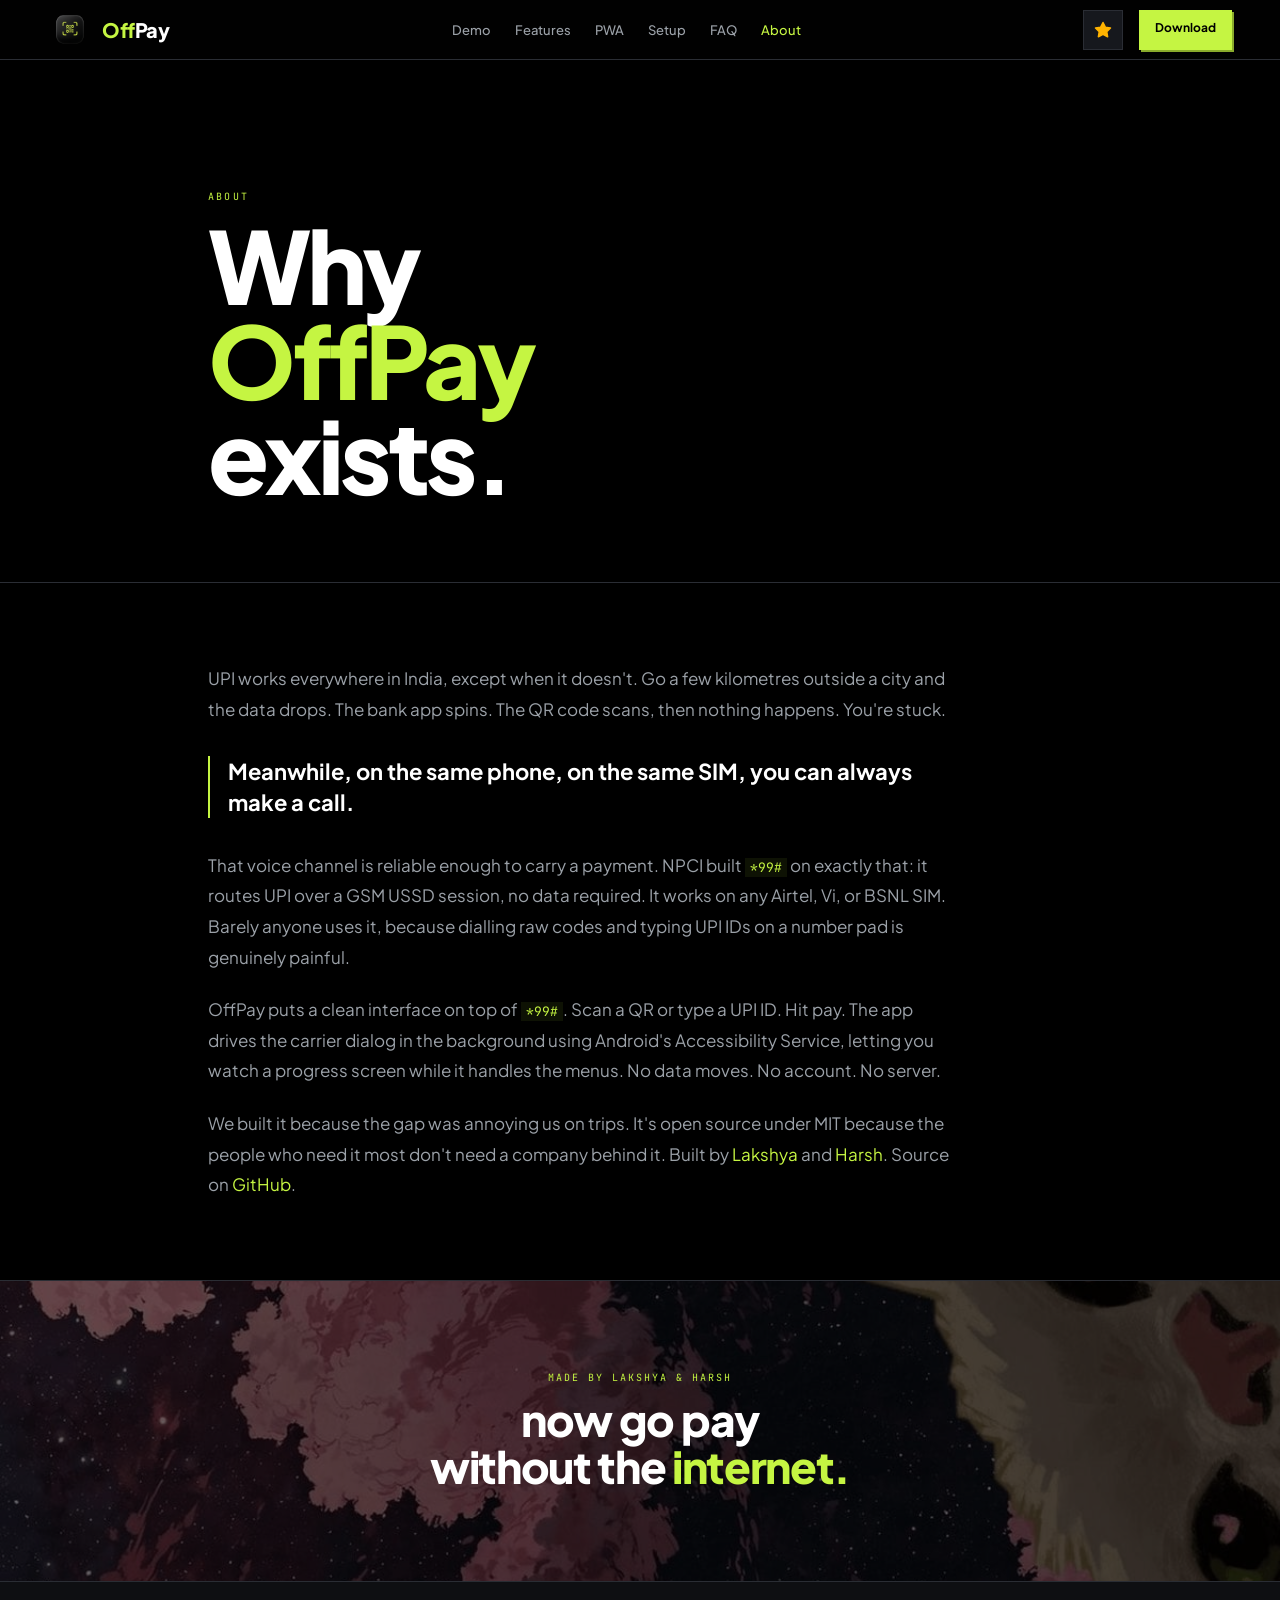
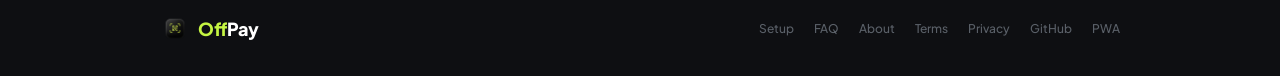
<file: website/about.html>
<!doctype html>
<html lang="en">
<head>
  <meta charset="utf-8" />
  <meta name="viewport" content="width=device-width, initial-scale=1, viewport-fit=cover" />
  <title>About | OffPay</title>
  <meta name="description" content="Why OffPay exists." />
  <meta name="theme-color" content="#000000" />
  <link rel="icon" type="image/png" href="assets/logos/icon.png" />

  <link rel="preconnect" href="https://fonts.googleapis.com" />
  <link rel="preconnect" href="https://fonts.gstatic.com" crossorigin />
  <link href="https://fonts.googleapis.com/css2?family=Plus+Jakarta+Sans:ital,wght@0,400;0,500;0,600;0,700;0,800;1,400&family=JetBrains+Mono:wght@400;500&display=swap" rel="stylesheet" />
  <style>
    :root {
      --black: #000000; --surface: #0E0F12; --surface-hi: #16181D;
      --border: #2A2D34; --border-s: #3A3E47;
      --text-1: #FFFFFF; --text-2: #9BA1A8; --text-3: #5A6068;
      --lime: #C5F542; --lime-dim: #8AAB2C;
      --mono: 'JetBrains Mono', monospace;
      --sans: 'Plus Jakarta Sans', system-ui, sans-serif;
      --max: 960px; --pad: clamp(16px, 4.5vw, 48px);
    }
    *, *::before, *::after { box-sizing: border-box; margin: 0; padding: 0; }
    html { overflow-x: hidden; width: 100%; scroll-behavior: smooth; }
    body { background: var(--black); color: var(--text-1); font-family: var(--sans); -webkit-font-smoothing: antialiased; overflow-x: hidden; width: 100%; position: relative; }
    img { display: block; max-width: 100%; }
    a { color: inherit; text-decoration: none; }
    ::selection { background: var(--lime); color: var(--black); }

    .w { max-width: var(--max); margin: 0 auto; padding: 0 var(--pad); }
    .divider { border: none; border-top: 1px solid var(--border); }
    .label { font-family: var(--mono); font-size: 10px; letter-spacing: 0.22em; color: var(--lime); text-transform: uppercase; display: block; margin-bottom: 14px; }
    .lime { color: var(--lime); }

    nav {
      position: sticky; top: 0; left: 0; right: 0; z-index: 200;
      display: flex; align-items: center; justify-content: space-between;
      padding: 0 var(--pad); height: 60px;
      height: calc(60px + env(safe-area-inset-top, 0px));
      padding-top: env(safe-area-inset-top, 0px);
      background: rgba(0,0,0,0.88); backdrop-filter: blur(20px); -webkit-backdrop-filter: blur(20px);
      border-bottom: 1px solid var(--border);
    }
    .nav-brand { display: flex; align-items: center; gap: 10px; font-size: 20px; font-weight: 800; letter-spacing: -0.02em; }
    .nav-brand img { width: 44px; height: 44px; }
    .nav-links { display: flex; gap: 24px; margin: 0 auto; font-size: 13px; font-weight: 500; color: var(--text-2); }
    .nav-links a:hover { color: var(--text-1); } .nav-links a.active { color: var(--lime); }
    .nav-dl { font-size: 12px; font-weight: 700; background: var(--lime); color: var(--black); padding: 10px 16px; min-height: 40px; box-shadow: 2px 2px 0 var(--lime-dim); transition: box-shadow 80ms, transform 80ms, opacity 180ms ease; -webkit-tap-highlight-color: transparent; touch-action: manipulation; }
    .nav-dl:hover { box-shadow: 3px 3px 0 var(--lime-dim); transform: translate(-1px,-1px); }

    .nav-star {
      display: flex;
      align-items: center;
      justify-content: center;
      width: 40px;
      height: 40px;
      border: 1px solid var(--border);
      background: var(--surface-hi);
      transition: border-color 150ms, background-color 150ms, transform 80ms;
      -webkit-tap-highlight-color: transparent;
      touch-action: manipulation;
    }
    .nav-star:hover {
      border-color: #ffb300;
      background: rgba(255,179,0,0.08);
      transform: translate(-1px, -1px);
      box-shadow: 2px 2px 0 rgba(255,179,0,0.2);
    }
    .nav-star:active {
      transform: translate(1px, 1px);
      box-shadow: none;
    }
    
    .nav-right {
      display: flex;
      align-items: center;
      gap: 16px;
    }
    .menu-toggle {
      display: none;
      flex-direction: column;
      justify-content: space-between;
      width: 22px;
      height: 14px;
      background: transparent;
      border: none;
      cursor: pointer;
      padding: 0;
      z-index: 210;
    }
    .menu-toggle .bar {
      width: 100%;
      height: 2px;
      background-color: var(--text-1);
      transition: all 0.2s ease-in-out;
    }
    .mobile-menu {
      position: fixed;
      top: calc(60px + env(safe-area-inset-top, 0px));
      left: 0;
      width: 100%;
      height: calc(100vh - (60px + env(safe-area-inset-top, 0px)));
      background: rgba(13,13,13,0.98);
      backdrop-filter: blur(20px);
      -webkit-backdrop-filter: blur(20px);
      z-index: 190;
      display: flex;
      flex-direction: column;
      padding: 40px var(--pad);
      transform: translateY(-100%);
      transition: transform 0.3s cubic-bezier(0.16, 1, 0.3, 1);
      border-bottom: 1px solid var(--border);
    }
    .mobile-menu.active {
      transform: translateY(0);
    }
    .mobile-menu-links {
      display: flex;
      flex-direction: column;
      gap: 28px;
    }
    .mobile-menu-links a {
      font-size: 24px;
      font-weight: 700;
      color: var(--text-2);
      text-transform: capitalize;
      letter-spacing: -0.02em;
      transition: color 0.2s ease;
    }
    .mobile-menu-links a:hover,
    .mobile-menu-links a.active {
      color: var(--lime);
    }
    @media (max-width: 768px) {
      .nav-links { display: none; }
      .menu-toggle { display: flex; }
      .menu-toggle.active .bar:nth-child(1) { transform: translateY(6px) rotate(45deg); }
      .menu-toggle.active .bar:nth-child(2) { opacity: 0; }
      .menu-toggle.active .bar:nth-child(3) { transform: translateY(-6px) rotate(-45deg); }
      .nav-dl {
        font-size: 11px;
        padding: 8px 12px;
        min-height: 34px;
      }
      body.menu-open .nav-dl {
        opacity: 0;
        pointer-events: none;
      }
      .foot-in {
        flex-direction: column;
        align-items: center;
        text-align: center;
        gap: 20px;
      }
      .foot-links {
        justify-content: center;
        gap: 16px 20px;
      }
    }

    /* Hero */
    .about-hero { padding: clamp(72px, 12vw, 130px) 0 clamp(48px, 7vw, 80px); }
    .about-hero h1 { font-size: clamp(32px, 9vw, 100px); font-weight: 800; letter-spacing: -0.04em; line-height: 0.95; color: var(--text-1); }

    /* Prose */
    .prose-wrap { padding: clamp(48px, 7vw, 80px) 0; }
    .prose { max-width: 62ch; }
    .prose p { font-size: clamp(15px, 1.4vw, 17px); color: var(--text-2); line-height: 1.8; margin-bottom: 22px; }
    .prose p:last-child { margin-bottom: 0; }
    .prose .pull {
      font-size: clamp(17px, 2vw, 22px); font-weight: 700; color: var(--text-1);
      line-height: 1.4; padding-left: 18px; border-left: 2px solid var(--lime);
      margin: 32px 0;
    }
    .prose a { color: var(--lime); }
    .prose code { font-family: var(--mono); font-size: 13px; color: var(--lime); background: rgba(197,245,66,0.07); padding: 1px 5px; }

    /* Cat */
    .cat { position: relative; overflow: hidden; border-top: 1px solid var(--border); }
    .cat-img { width: 100%; height: clamp(160px, 26vw, 300px); object-fit: cover; object-position: center 35%; filter: brightness(0.4); }
    .cat-copy { position: absolute; inset: 0; display: flex; flex-direction: column; align-items: center; justify-content: center; text-align: center; padding: var(--pad); }
    .cat-by { font-family: var(--mono); font-size: 10px; letter-spacing: 0.2em; color: var(--lime); margin-bottom: 12px; text-transform: uppercase; }
    .cat-line { font-size: clamp(22px, 4.5vw, 44px); font-weight: 800; letter-spacing: -0.03em; color: var(--text-1); line-height: 1.08; }

    /* Footer */
    footer { background: var(--surface); border-top: 1px solid var(--border); padding: 32px var(--pad); }
    .foot-in { max-width: var(--max); margin: 0 auto; display: flex; flex-wrap: wrap; align-items: center; justify-content: space-between; gap: 20px; }
    .foot-brand { display: flex; align-items: center; gap: 8px; font-size: 18px; font-weight: 800; letter-spacing: -0.02em; }
    .foot-brand img { width: 30px; height: 30px; }
    .foot-links { display: flex; flex-wrap: wrap; gap: 20px; font-size: 12px; color: var(--text-3); font-weight: 500; }
    .foot-links a:hover { color: var(--text-1); }
  </style>
</head>
<body>


<nav>
  <a href="index.html" class="nav-brand">
    <img src="assets/logos/icon.png" alt="OffPay" />
    <span><span class="lime">Off</span>Pay</span>
  </a>
  <div class="nav-links">
    <a href="index.html#demo">Demo</a>
    <a href="index.html#features">Features</a>
    <a href="index.html#pwa">PWA</a>
    <a href="setup.html">Setup</a>
    <a href="faq.html">FAQ</a>
    <a href="about.html" class="active">About</a>
  </div>
  <div class="nav-right">
    <a href="https://github.com/laksh-ya/offpayapp" target="_blank" rel="noopener" class="nav-star" aria-label="Star on GitHub">
      <svg width="18" height="18" viewBox="0 0 24 24" fill="none" stroke="currentColor" stroke-width="2" stroke-linecap="round" stroke-linejoin="round" style="color: #ffb300;"><polygon points="12 2 15.09 8.26 22 9.27 17 14.14 18.18 21.02 12 17.77 5.82 21.02 7 14.14 2 9.27 8.91 8.26 12 2" fill="currentColor"/></svg>
    </a>
    <a href="index.html#download" class="nav-dl">Download</a>
    <button class="menu-toggle" id="menu-toggle" aria-label="Toggle Menu">
      <span class="bar"></span>
      <span class="bar"></span>
      <span class="bar"></span>
    </button>
  </div>
</nav>

<!-- Mobile Menu Overlay -->
<div class="mobile-menu" id="mobile-menu">
  <div class="mobile-menu-links">
    <a href="index.html#demo">Demo</a>
    <a href="index.html#features">Features</a>
    <a href="index.html#pwa">PWA</a>
    <a href="setup.html">Setup</a>
    <a href="faq.html">FAQ</a>
    <a href="about.html" class="active">About</a>
  </div>
</div>

<section class="about-hero">
  <div class="w">
    <span class="label">About</span>
    <h1>Why<br/><span class="lime">OffPay</span><br/>exists.</h1>
  </div>
</section>

<hr class="divider" />

<div class="prose-wrap">
  <div class="w">
    <div class="prose">
      <p>
        UPI works everywhere in India, except when it doesn't. Go a few kilometres outside a city and the data drops. The bank app spins. The QR code scans, then nothing happens. You're stuck.
      </p>

      <p class="pull">
        Meanwhile, on the same phone, on the same SIM, you can always make a call.
      </p>

      <p>
        That voice channel is reliable enough to carry a payment. NPCI built <code>*99#</code> on exactly that: it routes UPI over a GSM USSD session, no data required. It works on any Airtel, Vi, or BSNL SIM. Barely anyone uses it, because dialling raw codes and typing UPI IDs on a number pad is genuinely painful.
      </p>

      <p>
        OffPay puts a clean interface on top of <code>*99#</code>. Scan a QR or type a UPI ID. Hit pay. The app drives the carrier dialog in the background using Android's Accessibility Service, letting you watch a progress screen while it handles the menus. No data moves. No account. No server.
      </p>

      <p>
        We built it because the gap was annoying us on trips. It's open source under MIT because the people who need it most don't need a company behind it. Built by <a href="https://github.com/laksh-ya" target="_blank" rel="noopener">Lakshya</a> and <a href="https://github.com/harshtripathi272" target="_blank" rel="noopener">Harsh</a>. Source on <a href="https://github.com/Laksh-ya/OffPayApp" target="_blank" rel="noopener">GitHub</a>.
      </p>
    </div>
  </div>
</div>

<div class="cat" aria-hidden="true">
  <img class="cat-img" src="assets/cat_aesthetic.png" alt="" loading="lazy" />
  <div class="cat-copy">
    <div class="cat-by">Made by Lakshya &amp; Harsh</div>
    <div class="cat-line">now go pay<br/>without the <span class="lime">internet.</span></div>
  </div>
</div>

<footer>
  <div class="foot-in">
    <a href="index.html" class="foot-brand">
      <img src="assets/logos/icon.png" alt="" />
      <span><span class="lime">Off</span>Pay</span>
    </a>
    <div class="foot-links">
      <a href="setup.html">Setup</a>
      <a href="faq.html">FAQ</a>
      <a href="about.html">About</a>
      <a href="terms.html">Terms</a>
      <a href="privacy.html">Privacy</a>
      <a href="https://github.com/Laksh-ya/OffPayApp" target="_blank" rel="noopener">GitHub</a>
      <a href="https://offpay.vercel.app/" target="_blank" rel="noopener">PWA</a>
    </div>
  </div>
</footer>

<script>
  // Mobile menu toggle logic
  const menuToggle = document.getElementById('menu-toggle');
  const mobileMenu = document.getElementById('mobile-menu');
  if (menuToggle && mobileMenu) {
    menuToggle.addEventListener('click', () => {
      menuToggle.classList.toggle('active');
      mobileMenu.classList.toggle('active');
      const isActive = mobileMenu.classList.contains('active');
      document.body.style.overflow = isActive ? 'hidden' : '';
      if (isActive) {
        document.body.classList.add('menu-open');
      } else {
        document.body.classList.remove('menu-open');
      }
    });
    mobileMenu.querySelectorAll('a').forEach(link => {
      link.addEventListener('click', () => {
        menuToggle.classList.remove('active');
        mobileMenu.classList.remove('active');
        document.body.classList.remove('menu-open');
        document.body.style.overflow = '';
      });
    });
  }
</script>
</body>
</html>
</file>
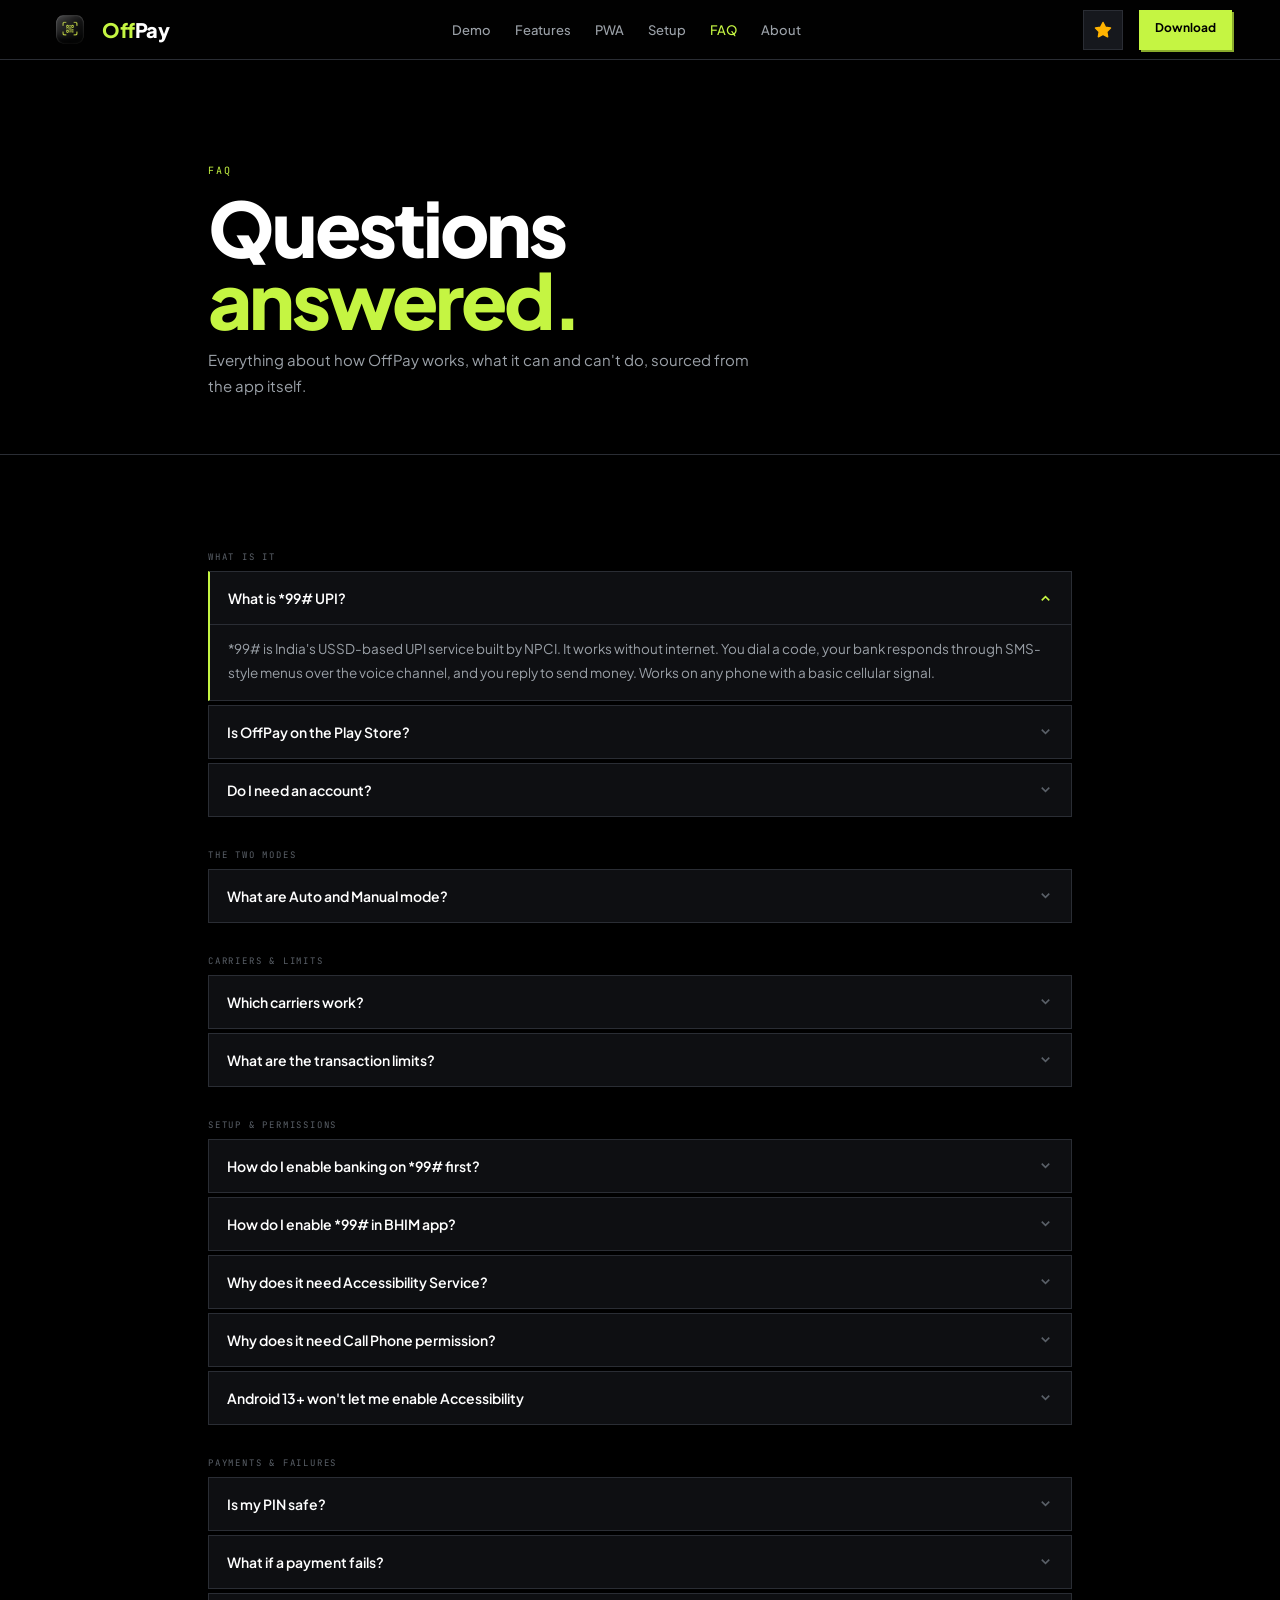
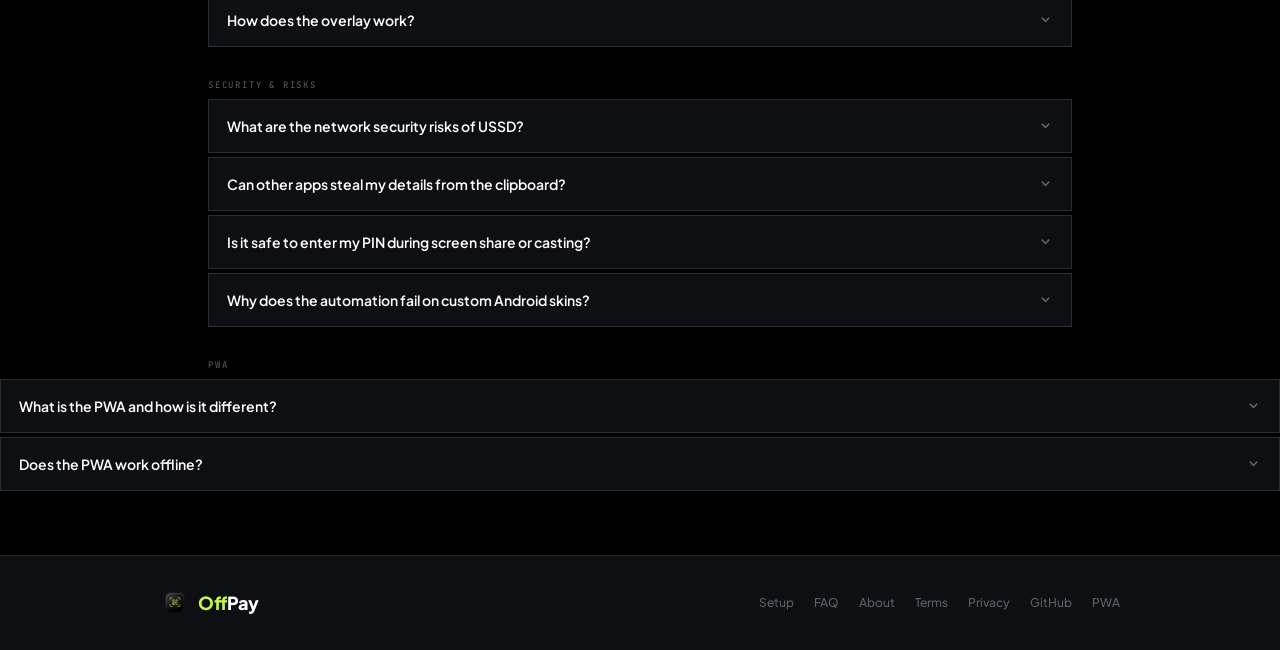
<file: website/faq.html>
<!doctype html>
<html lang="en">
<head>
  <meta charset="utf-8" />
  <meta name="viewport" content="width=device-width, initial-scale=1, viewport-fit=cover" />
  <title>FAQ | OffPay</title>
  <meta name="description" content="Frequently asked questions about OffPay." />
  <meta name="theme-color" content="#000000" />
  <link rel="icon" type="image/png" href="assets/logos/icon.png" />
  <link rel="preconnect" href="https://fonts.googleapis.com" />
  <link rel="preconnect" href="https://fonts.gstatic.com" crossorigin />
  <link href="https://fonts.googleapis.com/css2?family=Plus+Jakarta+Sans:ital,wght@0,400;0,500;0,600;0,700;0,800;1,400&family=JetBrains+Mono:wght@400;500&display=swap" rel="stylesheet" />
  <style>
    :root {
      --black: #000000; --surface: #0E0F12; --surface-hi: #16181D; --surface-hir: #1F2229;
      --border: #2A2D34; --border-s: #3A3E47;
      --text-1: #FFFFFF; --text-2: #9BA1A8; --text-3: #5A6068;
      --lime: #C5F542; --lime-dim: #8AAB2C;
      --danger: #FF4D4D; --success: #00D26A;
      --mono: 'JetBrains Mono', monospace;
      --sans: 'Plus Jakarta Sans', system-ui, sans-serif;
      --max: 960px; --pad: clamp(16px, 4.5vw, 48px);
    }
    *, *::before, *::after { box-sizing: border-box; margin: 0; padding: 0; }
    html { overflow-x: hidden; width: 100%; scroll-behavior: smooth; }
    body { background: var(--black); color: var(--text-1); font-family: var(--sans); -webkit-font-smoothing: antialiased; overflow-x: hidden; width: 100%; position: relative; }
    img { display: block; max-width: 100%; }
    a { color: inherit; text-decoration: none; }
    ::selection { background: var(--lime); color: var(--black); }

    .w { max-width: var(--max); margin: 0 auto; padding: 0 var(--pad); }
    .divider { border: none; border-top: 1px solid var(--border); }
    .label { font-family: var(--mono); font-size: 10px; letter-spacing: 0.22em; color: var(--lime); text-transform: uppercase; display: block; margin-bottom: 14px; }
    .lime { color: var(--lime); }

    nav {
      position: sticky; top: 0; left: 0; right: 0; z-index: 200;
      display: flex; align-items: center; justify-content: space-between;
      padding: 0 var(--pad); height: 60px;
      height: calc(60px + env(safe-area-inset-top, 0px));
      padding-top: env(safe-area-inset-top, 0px);
      background: rgba(0,0,0,0.88); backdrop-filter: blur(20px); -webkit-backdrop-filter: blur(20px);
      border-bottom: 1px solid var(--border);
    }
    .nav-brand { display: flex; align-items: center; gap: 10px; font-size: 20px; font-weight: 800; letter-spacing: -0.02em; }
    .nav-brand img { width: 44px; height: 44px; }
    .nav-links { display: flex; gap: 24px; margin: 0 auto; font-size: 13px; font-weight: 500; color: var(--text-2); }
    .nav-links a:hover { color: var(--text-1); } .nav-links a.active { color: var(--lime); }
    .nav-dl { font-size: 12px; font-weight: 700; background: var(--lime); color: var(--black); padding: 10px 16px; min-height: 40px; box-shadow: 2px 2px 0 var(--lime-dim); transition: box-shadow 80ms, transform 80ms, opacity 180ms ease; -webkit-tap-highlight-color: transparent; touch-action: manipulation; }
    .nav-dl:hover { box-shadow: 3px 3px 0 var(--lime-dim); transform: translate(-1px,-1px); }

    .nav-star {
      display: flex;
      align-items: center;
      justify-content: center;
      width: 40px;
      height: 40px;
      border: 1px solid var(--border);
      background: var(--surface-hi);
      transition: border-color 150ms, background-color 150ms, transform 80ms;
      -webkit-tap-highlight-color: transparent;
      touch-action: manipulation;
    }
    .nav-star:hover {
      border-color: #ffb300;
      background: rgba(255,179,0,0.08);
      transform: translate(-1px, -1px);
      box-shadow: 2px 2px 0 rgba(255,179,0,0.2);
    }
    .nav-star:active {
      transform: translate(1px, 1px);
      box-shadow: none;
    }
    
    .nav-right {
      display: flex;
      align-items: center;
      gap: 16px;
    }
    .menu-toggle {
      display: none;
      flex-direction: column;
      justify-content: space-between;
      width: 22px;
      height: 14px;
      background: transparent;
      border: none;
      cursor: pointer;
      padding: 0;
      z-index: 210;
    }
    .menu-toggle .bar {
      width: 100%;
      height: 2px;
      background-color: var(--text-1);
      transition: all 0.2s ease-in-out;
    }
    .mobile-menu {
      position: fixed;
      top: calc(60px + env(safe-area-inset-top, 0px));
      left: 0;
      width: 100%;
      height: calc(100vh - (60px + env(safe-area-inset-top, 0px)));
      background: rgba(13,13,13,0.98);
      backdrop-filter: blur(20px);
      -webkit-backdrop-filter: blur(20px);
      z-index: 190;
      display: flex;
      flex-direction: column;
      padding: 40px var(--pad);
      transform: translateY(-100%);
      transition: transform 0.3s cubic-bezier(0.16, 1, 0.3, 1);
      border-bottom: 1px solid var(--border);
    }
    .mobile-menu.active {
      transform: translateY(0);
    }
    .mobile-menu-links {
      display: flex;
      flex-direction: column;
      gap: 28px;
    }
    .mobile-menu-links a {
      font-size: 24px;
      font-weight: 700;
      color: var(--text-2);
      text-transform: capitalize;
      letter-spacing: -0.02em;
      transition: color 0.2s ease;
    }
    .mobile-menu-links a:hover,
    .mobile-menu-links a.active {
      color: var(--lime);
    }
    @media (max-width: 768px) {
      .nav-links { display: none; }
      .menu-toggle { display: flex; }
      .menu-toggle.active .bar:nth-child(1) { transform: translateY(6px) rotate(45deg); }
      .menu-toggle.active .bar:nth-child(2) { opacity: 0; }
      .menu-toggle.active .bar:nth-child(3) { transform: translateY(-6px) rotate(-45deg); }
      .nav-dl {
        font-size: 11px;
        padding: 8px 12px;
        min-height: 34px;
      }
      body.menu-open .nav-dl {
        opacity: 0;
        pointer-events: none;
      }
      .foot-in {
        flex-direction: column;
        align-items: center;
        text-align: center;
        gap: 20px;
      }
      .foot-links {
        justify-content: center;
        gap: 16px 20px;
      }
    }

    .page-hero { padding: clamp(64px, 9vw, 104px) 0 clamp(36px, 5vw, 56px); }
    .page-hero h1 { font-size: clamp(28px, 7vw, 76px); font-weight: 800; letter-spacing: -0.04em; line-height: 0.95; color: var(--text-1); margin-bottom: 12px; }
    .page-hero p { font-size: 15px; color: var(--text-2); max-width: 50ch; line-height: 1.7; }

    .faq-section { padding: clamp(40px, 6vw, 64px) 0; }

    .cat-label { font-family: var(--mono); font-size: 9px; letter-spacing: 0.2em; color: var(--text-3); text-transform: uppercase; margin: 32px 0 8px; }
    .faq-group { display: flex; flex-direction: column; gap: 4px; }

    details { border: 1px solid var(--border); background: var(--surface); }
    details:hover { border-color: var(--border-s); }
    details[open] { border-left: 2px solid var(--lime); }
    summary {
      display: flex; justify-content: space-between; align-items: center;
      gap: 12px; padding: 16px 18px;
      font-size: 14px; font-weight: 600; color: var(--text-1);
      cursor: pointer; list-style: none; user-select: none;
      min-height: 52px;
      -webkit-tap-highlight-color: transparent;
      touch-action: manipulation;
    }
    summary::-webkit-details-marker { display: none; }
    .chev { color: var(--text-3); flex-shrink: 0; transition: transform 200ms; }
    details[open] .chev { transform: rotate(180deg); color: var(--lime); }
    .faq-body {
      padding: 12px 18px 16px; border-top: 1px solid var(--border);
      font-size: 13.5px; color: var(--text-2); line-height: 1.72;
    }
    .faq-body a { color: var(--lime); }
    .faq-body code { font-family: var(--mono); font-size: 12px; color: var(--lime); background: rgba(197,245,66,0.07); padding: 1px 5px; }
    .faq-body strong { color: var(--text-1); font-weight: 600; }

    .steps-list { margin-top: 10px; display: flex; flex-direction: column; gap: 6px; }
    .step-row { display: flex; gap: 12px; align-items: flex-start; }
    .step-num { width: 22px; height: 22px; background: var(--lime); color: var(--black); font-size: 11px; font-weight: 700; display: flex; align-items: center; justify-content: center; flex-shrink: 0; margin-top: 1px; }
    .step-body { font-size: 13px; color: var(--text-2); line-height: 1.55; }
    .step-body strong { color: var(--text-1); }

    .carrier-tags { display: flex; gap: 6px; flex-wrap: wrap; margin-top: 10px; }
    .carrier-tag { font-family: var(--mono); font-size: 10px; letter-spacing: 0.1em; padding: 5px 10px; font-weight: 500; }
    .tag-yes { background: rgba(0,210,106,0.12); color: var(--success); border: 1px solid rgba(0,210,106,0.25); }
    .tag-no  { background: rgba(255,77,77,0.1);  color: var(--danger);  border: 1px solid rgba(255,77,77,0.2); }

    .modes-row { display: flex; flex-direction: column; gap: 8px; margin-top: 6px; }
    .mode-card { background: var(--surface-hir); border: 1px solid var(--border); padding: 12px 14px; }
    .mode-card b { color: var(--text-1); font-size: 13px; font-weight: 700; }
    .mode-card p { font-size: 12.5px; color: var(--text-2); margin-top: 4px; line-height: 1.5; }

    footer { background: var(--surface); border-top: 1px solid var(--border); padding: 32px var(--pad); }
    .foot-in { max-width: var(--max); margin: 0 auto; display: flex; flex-wrap: wrap; align-items: center; justify-content: space-between; gap: 20px; }
    .foot-brand { display: flex; align-items: center; gap: 8px; font-size: 18px; font-weight: 800; letter-spacing: -0.02em; }
    .foot-brand img { width: 30px; height: 30px; }
    .foot-links { display: flex; flex-wrap: wrap; gap: 20px; font-size: 12px; color: var(--text-3); font-weight: 500; }
    .foot-links a:hover { color: var(--text-1); }
  </style>
</head>
<body>

<nav>
  <a href="index.html" class="nav-brand">
    <img src="assets/logos/icon.png" alt="OffPay" />
    <span><span class="lime">Off</span>Pay</span>
  </a>
  <div class="nav-links">
    <a href="index.html#demo">Demo</a>
    <a href="index.html#features">Features</a>
    <a href="index.html#pwa">PWA</a>
    <a href="setup.html">Setup</a>
    <a href="faq.html" class="active">FAQ</a>
    <a href="about.html">About</a>
  </div>
  <div class="nav-right">
    <a href="https://github.com/laksh-ya/offpayapp" target="_blank" rel="noopener" class="nav-star" aria-label="Star on GitHub">
      <svg width="18" height="18" viewBox="0 0 24 24" fill="none" stroke="currentColor" stroke-width="2" stroke-linecap="round" stroke-linejoin="round" style="color: #ffb300;"><polygon points="12 2 15.09 8.26 22 9.27 17 14.14 18.18 21.02 12 17.77 5.82 21.02 7 14.14 2 9.27 8.91 8.26 12 2" fill="currentColor"/></svg>
    </a>
    <a href="index.html#download" class="nav-dl">Download</a>
    <button class="menu-toggle" id="menu-toggle" aria-label="Toggle Menu">
      <span class="bar"></span>
      <span class="bar"></span>
      <span class="bar"></span>
    </button>
  </div>
</nav>

<!-- Mobile Menu Overlay -->
<div class="mobile-menu" id="mobile-menu">
  <div class="mobile-menu-links">
    <a href="index.html#demo">Demo</a>
    <a href="index.html#features">Features</a>
    <a href="index.html#pwa">PWA</a>
    <a href="setup.html">Setup</a>
    <a href="faq.html" class="active">FAQ</a>
    <a href="about.html">About</a>
  </div>
</div>

<section class="page-hero">
  <div class="w">
    <span class="label">FAQ</span>
    <h1>Questions<br/><span class="lime">answered.</span></h1>
    <p>Everything about how OffPay works, what it can and can't do, sourced from the app itself.</p>
  </div>
</section>

<hr class="divider" />

<section class="faq-section">
  <div class="w">

    <div class="cat-label">What is it</div>
    <div class="faq-group">
      <details open>
        <summary>What is *99# UPI? <svg class="chev" width="15" height="15" viewBox="0 0 24 24" fill="none" stroke="currentColor" stroke-width="2.5"><polyline points="6 9 12 15 18 9"/></svg></summary>
        <div class="faq-body">*99# is India's USSD-based UPI service built by NPCI. It works without internet. You dial a code, your bank responds through SMS-style menus over the voice channel, and you reply to send money. Works on any phone with a basic cellular signal.</div>
      </details>
      <details>
        <summary>Is OffPay on the Play Store? <svg class="chev" width="15" height="15" viewBox="0 0 24 24" fill="none" stroke="currentColor" stroke-width="2.5"><polyline points="6 9 12 15 18 9"/></svg></summary>
        <div class="faq-body">Not currently. Download the APK from <a href="https://github.com/laksh-ya/offpayapp/releases" target="_blank" rel="noopener">GitHub releases</a>, or use the <a href="https://offpay.vercel.app" target="_blank" rel="noopener">PWA</a> on any phone (Android or iOS) without sideloading.</div>
      </details>
      <details>
        <summary>Do I need an account? <svg class="chev" width="15" height="15" viewBox="0 0 24 24" fill="none" stroke="currentColor" stroke-width="2.5"><polyline points="6 9 12 15 18 9"/></svg></summary>
        <div class="faq-body">No account, no email, no sign-up. Your bank account is already linked to *99# by NPCI when you set up UPI. OffPay is just the interface.</div>
      </details>
    </div>

    <div class="cat-label">The two modes</div>
    <div class="faq-group">
      <details>
        <summary>What are Auto and Manual mode? <svg class="chev" width="15" height="15" viewBox="0 0 24 24" fill="none" stroke="currentColor" stroke-width="2.5"><polyline points="6 9 12 15 18 9"/></svg></summary>
        <div class="faq-body">
          <div class="modes-row">
            <div class="mode-card"><b>Auto</b><p>OffPay handles the carrier USSD dialog automatically using Accessibility Service. You stay in the app the whole time.</p></div>
            <div class="mode-card"><b>Manual</b><p>Opens your dialer pre-filled with the *99# code. You navigate the menus yourself. No Accessibility Service needed.</p></div>
          </div>
        </div>
      </details>
    </div>

    <div class="cat-label">Carriers & limits</div>
    <div class="faq-group">
      <details>
        <summary>Which carriers work? <svg class="chev" width="15" height="15" viewBox="0 0 24 24" fill="none" stroke="currentColor" stroke-width="2.5"><polyline points="6 9 12 15 18 9"/></svg></summary>
        <div class="faq-body">
          Airtel, Vodafone (Vi), and BSNL: yes. Jio: no. That's a Jio network-level constraint, not an OffPay limitation.
          <div class="carrier-tags">
            <span class="carrier-tag tag-yes">AIRTEL ✓</span>
            <span class="carrier-tag tag-yes">VI ✓</span>
            <span class="carrier-tag tag-yes">BSNL ✓</span>
            <span class="carrier-tag tag-no">JIO ✗</span>
          </div>
        </div>
      </details>
      <details>
        <summary>What are the transaction limits? <svg class="chev" width="15" height="15" viewBox="0 0 24 24" fill="none" stroke="currentColor" stroke-width="2.5"><polyline points="6 9 12 15 18 9"/></svg></summary>
        <div class="faq-body">₹5,000 per transaction and ₹10,000 per day. These are NPCI-level limits for the *99# channel, not set by OffPay.</div>
      </details>
    </div>

    <div class="cat-label">Setup & permissions</div>
    <div class="faq-group">
      <details>
        <summary>How do I enable banking on *99# first? <svg class="chev" width="15" height="15" viewBox="0 0 24 24" fill="none" stroke="currentColor" stroke-width="2.5"><polyline points="6 9 12 15 18 9"/></svg></summary>
        <div class="faq-body">
          One-time setup to link your bank to the *99# channel. After this, OffPay handles everything.
          <div class="steps-list">
            <div class="step-row"><div class="step-num">1</div><div class="step-body">Open your phone's dialer and call *99#</div></div>
            <div class="step-row"><div class="step-num">2</div><div class="step-body">Enter your bank name when prompted (SBI, HDFC, ICICI…)</div></div>
            <div class="step-row"><div class="step-num">3</div><div class="step-body">Follow on-screen prompts to link your bank account</div></div>
          </div>
          Done once, never again.
        </div>
      </details>
      <details>
        <summary>How do I enable *99# in BHIM app? <svg class="chev" width="15" height="15" viewBox="0 0 24 24" fill="none" stroke="currentColor" stroke-width="2.5"><polyline points="6 9 12 15 18 9"/></svg></summary>
        <div class="faq-body">
          If you use BHIM as your UPI app, toggle on the *99# service in BHIM settings once.
          <div class="steps-list">
            <div class="step-row"><div class="step-num">1</div><div class="step-body">Open BHIM → tap your profile avatar (top-left initials)</div></div>
            <div class="step-row"><div class="step-num">2</div><div class="step-body">Scroll down → tap Settings</div></div>
            <div class="step-row"><div class="step-num">3</div><div class="step-body">Find "USSD service (*99#)" under Account settings → toggle ON</div></div>
          </div>
        </div>
      </details>
      <details>
        <summary>Why does it need Accessibility Service? <svg class="chev" width="15" height="15" viewBox="0 0 24 24" fill="none" stroke="currentColor" stroke-width="2.5"><polyline points="6 9 12 15 18 9"/></svg></summary>
        <div class="faq-body">Android's only public USSD API can't navigate multi-step menus. Accessibility Service lets OffPay automatically type your amount, UPI ID, and PIN into the carrier's dialog so you don't have to. If you'd rather not, use Manual mode: it just opens your dialer instead.</div>
      </details>
      <details>
        <summary>Why does it need Call Phone permission? <svg class="chev" width="15" height="15" viewBox="0 0 24 24" fill="none" stroke="currentColor" stroke-width="2.5"><polyline points="6 9 12 15 18 9"/></svg></summary>
        <div class="faq-body">To programmatically initiate USSD calls to *99#. OffPay never places regular phone calls, only USSD requests to the carrier. It also reads the active SIM's carrier name to warn you if you're on Jio (where *99# is unsupported).</div>
      </details>
      <details>
        <summary>Android 13+ won't let me enable Accessibility <svg class="chev" width="15" height="15" viewBox="0 0 24 24" fill="none" stroke="currentColor" stroke-width="2.5"><polyline points="6 9 12 15 18 9"/></svg></summary>
        <div class="faq-body">
          Since OffPay is sideloaded, Android 13+ blocks restricted settings like Accessibility by default. The fix:
          <div class="steps-list">
            <div class="step-row"><div class="step-num">1</div><div class="step-body">Settings → Apps → OffPay</div></div>
            <div class="step-row"><div class="step-num">2</div><div class="step-body">Tap the ⋮ three-dot menu (top right)</div></div>
            <div class="step-row"><div class="step-num">3</div><div class="step-body"><strong>Allow restricted settings</strong> → confirm with your PIN or fingerprint</div></div>
            <div class="step-row"><div class="step-num">4</div><div class="step-body">Return to OffPay → enable Accessibility. It works now.</div></div>
          </div>
          The <a href="setup.html">setup video</a> shows exactly where.
        </div>
      </details>
    </div>

    <div class="cat-label">Payments & failures</div>
    <div class="faq-group">
      <details>
        <summary>Is my PIN safe? <svg class="chev" width="15" height="15" viewBox="0 0 24 24" fill="none" stroke="currentColor" stroke-width="2.5"><polyline points="6 9 12 15 18 9"/></svg></summary>
        <div class="faq-body">Your PIN is held in volatile memory only, masked as •••• in any logs, cleared within 500ms of session end, never persisted, and never shared. The app has no INTERNET permission and is structurally incapable of sending anything anywhere.</div>
      </details>
      <details>
        <summary>What if a payment fails? <svg class="chev" width="15" height="15" viewBox="0 0 24 24" fill="none" stroke="currentColor" stroke-width="2.5"><polyline points="6 9 12 15 18 9"/></svg></summary>
        <div class="faq-body">OffPay surfaces the carrier's exact error message. Common causes: wrong PIN, bank not linked to *99#, daily limit exceeded, wrong UPI ID, or weak signal. Tap the failed transaction in history to see the full reply and retry in one tap. A 25-second timeout prevents stuck sessions.</div>
      </details>
      <details>
        <summary>How does the overlay work? <svg class="chev" width="15" height="15" viewBox="0 0 24 24" fill="none" stroke="currentColor" stroke-width="2.5"><polyline points="6 9 12 15 18 9"/></svg></summary>
        <div class="faq-body">In Auto mode, OffPay paints a branded overlay over the system USSD dialog so you only ever see OffPay's UI during a session. We never see your PIN, as it's typed locally on your device, never stored, and never sent anywhere.</div>
      </details>
    </div>

    <div class="cat-label">Security & Risks</div>
    <div class="faq-group">
      <details>
        <summary>What are the network security risks of USSD? <svg class="chev" width="15" height="15" viewBox="0 0 24 24" fill="none" stroke="currentColor" stroke-width="2.5"><polyline points="6 9 12 15 18 9"/></svg></summary>
        <div class="faq-body">USSD (*99#) signaling occurs over the unencrypted GSM voice channel, meaning it is not encrypted end-to-end like HTTPS. This makes it theoretically vulnerable to carrier-level interception, SIM swapping, and base station spoofing (IMSI catchers). OffPay has no control over cellular protocol security; users should operate with normal cellular safety precautions.</div>
      </details>
      <details>
        <summary>Can other apps steal my details from the clipboard? <svg class="chev" width="15" height="15" viewBox="0 0 24 24" fill="none" stroke="currentColor" stroke-width="2.5"><polyline points="6 9 12 15 18 9"/></svg></summary>
        <div class="faq-body">In Manual Mode, OffPay copies details (like the recipient's UPI ID) to the system clipboard. If your device has malicious applications installed, they may perform clipboard hijacking to read or alter copied text. Always verify the recipient's name on the carrier's final confirmation screen before entering your PIN.</div>
      </details>
      <details>
        <summary>Is it safe to enter my PIN during screen share or casting? <svg class="chev" width="15" height="15" viewBox="0 0 24 24" fill="none" stroke="currentColor" stroke-width="2.5"><polyline points="6 9 12 15 18 9"/></svg></summary>
        <div class="faq-body"><strong>No.</strong> Since OffPay works entirely offline, it cannot monitor or block active screen recording, casting, or remote-desktop apps (AnyDesk, Zoom, TeamViewer). If you enter your PIN while sharing your screen, your PIN could be visually compromised. Ensure all sharing/recording is stopped before initiating a payment.</div>
      </details>
      <details>
        <summary>Why does the automation fail on custom Android skins? <svg class="chev" width="15" height="15" viewBox="0 0 24 24" fill="none" stroke="currentColor" stroke-width="2.5"><polyline points="6 9 12 15 18 9"/></svg></summary>
        <div class="faq-body">Custom Android distributions (like Xiaomi's HyperOS/MIUI, OPPO's ColorOS, or Vivo's Funtouch OS) modify the layout structure of system USSD dialogs. This can prevent the Accessibility Service from parsing the menus correctly in Auto Mode. If you experience issues, switch to <strong>Manual Mode</strong> in the app Settings to execute the transaction safely.</div>
      </details>
    </div>

    <div class="cat-label">PWA</div></div>
    <div class="faq-group">
      <details>
        <summary>What is the PWA and how is it different? <svg class="chev" width="15" height="15" viewBox="0 0 24 24" fill="none" stroke="currentColor" stroke-width="2.5"><polyline points="6 9 12 15 18 9"/></svg></summary>
        <div class="faq-body">The web app at <a href="https://offpay.vercel.app" target="_blank" rel="noopener">offpay.vercel.app</a> has the same UI and QR scanner. It generates a <code>tel:</code> link that opens your native dialer pre-filled with the *99# code, and you complete the menus there. No Accessibility Service needed, works on Android and iOS.</div>
      </details>
      <details>
        <summary>Does the PWA work offline? <svg class="chev" width="15" height="15" viewBox="0 0 24 24" fill="none" stroke="currentColor" stroke-width="2.5"><polyline points="6 9 12 15 18 9"/></svg></summary>
        <div class="faq-body">Yes. After the first load the PWA caches itself and runs fully offline. The *99# call goes over your SIM, with no internet needed for the transaction itself.</div>
      </details>
    </div>

  </div>
</section>

<footer>
  <div class="foot-in">
    <a href="index.html" class="foot-brand">
      <img src="assets/logos/icon.png" alt="" />
      <span><span class="lime">Off</span>Pay</span>
    </a>
    <div class="foot-links">
      <a href="setup.html">Setup</a>
      <a href="faq.html">FAQ</a>
      <a href="about.html">About</a>
      <a href="terms.html">Terms</a>
      <a href="privacy.html">Privacy</a>
      <a href="https://github.com/Laksh-ya/OffPayApp" target="_blank" rel="noopener">GitHub</a>
      <a href="https://offpay.vercel.app/" target="_blank" rel="noopener">PWA</a>
    </div>
  </div>
</footer>

<script>
  // Mobile menu toggle logic
  const menuToggle = document.getElementById('menu-toggle');
  const mobileMenu = document.getElementById('mobile-menu');
  if (menuToggle && mobileMenu) {
    menuToggle.addEventListener('click', () => {
      menuToggle.classList.toggle('active');
      mobileMenu.classList.toggle('active');
      const isActive = mobileMenu.classList.contains('active');
      document.body.style.overflow = isActive ? 'hidden' : '';
      if (isActive) {
        document.body.classList.add('menu-open');
      } else {
        document.body.classList.remove('menu-open');
      }
    });
    mobileMenu.querySelectorAll('a').forEach(link => {
      link.addEventListener('click', () => {
        menuToggle.classList.remove('active');
        mobileMenu.classList.remove('active');
        document.body.classList.remove('menu-open');
        document.body.style.overflow = '';
      });
    });
  }
</script>
</body>
</html>
</file>
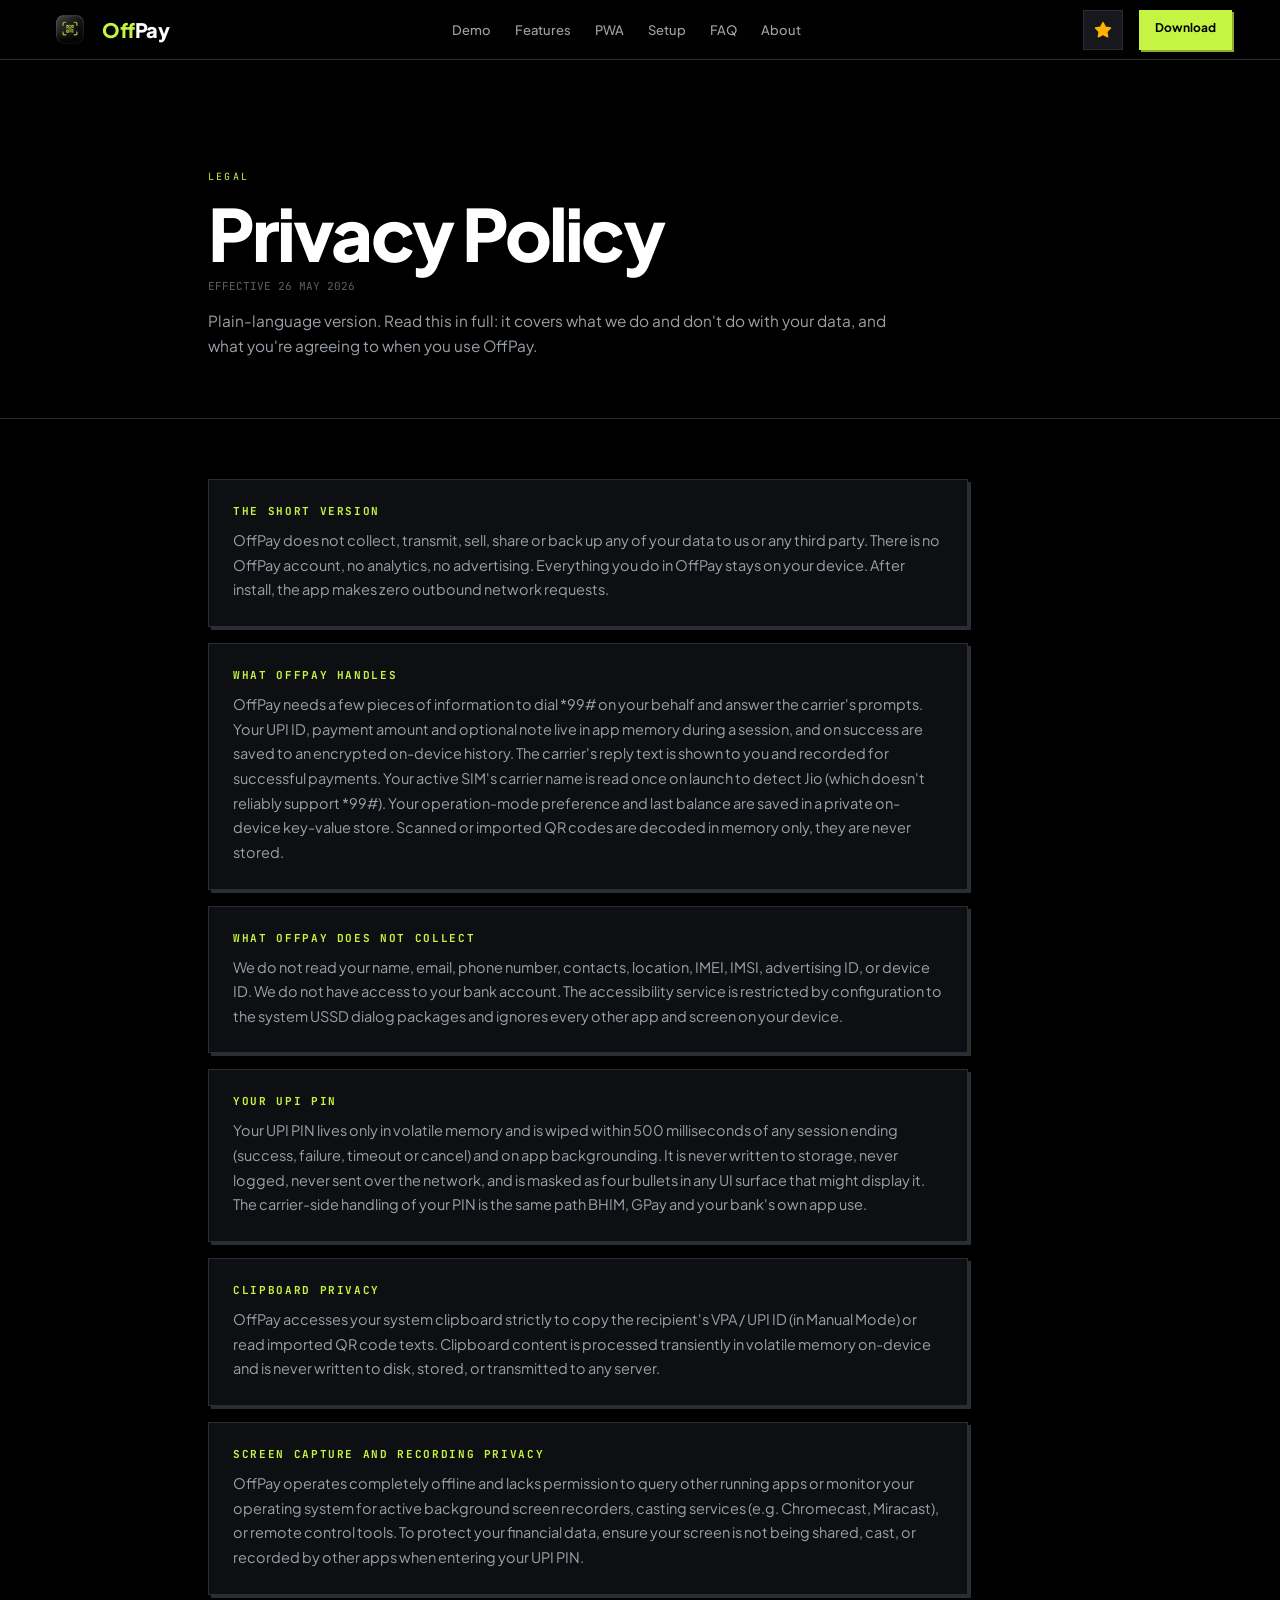
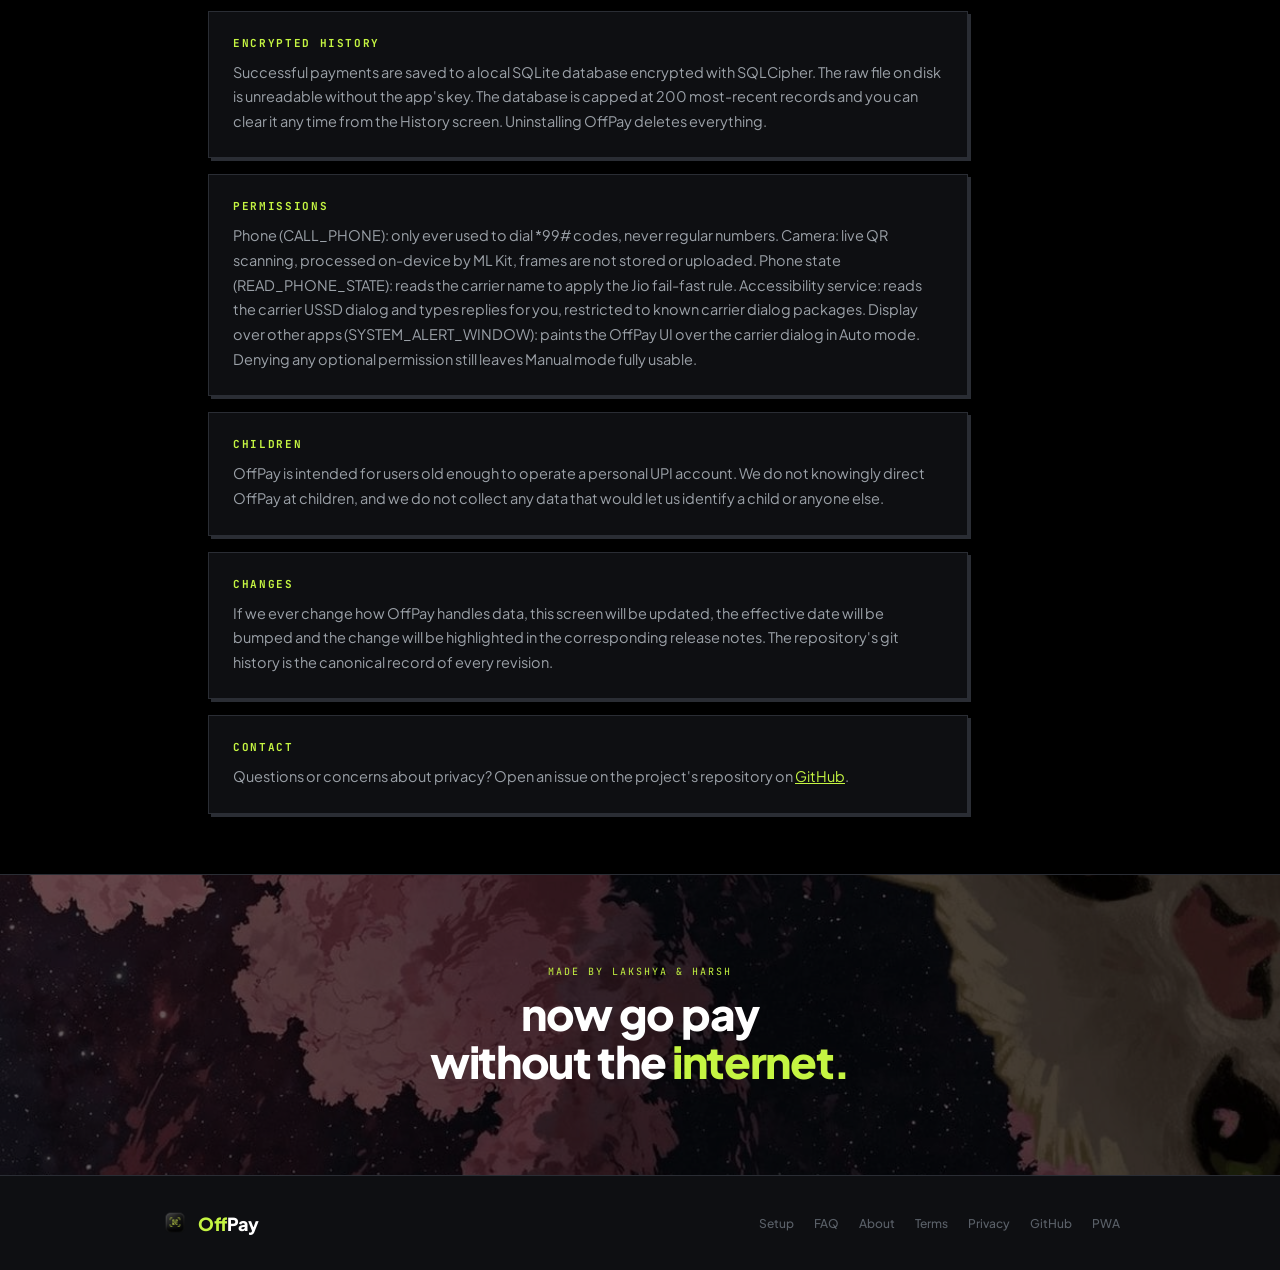
<file: website/privacy.html>
<!doctype html>
<html lang="en">
<head>
  <meta charset="utf-8" />
  <meta name="viewport" content="width=device-width, initial-scale=1, viewport-fit=cover" />
  <title>Privacy Policy | OffPay</title>
  <meta name="description" content="OffPay does not collect, transmit, sell, share or back up any of your data to us or any third party. Read our full privacy policy here." />
  <meta name="theme-color" content="#000000" />
  <link rel="icon" type="image/png" href="assets/logos/icon.png" />

  <link rel="preconnect" href="https://fonts.googleapis.com" />
  <link rel="preconnect" href="https://fonts.gstatic.com" crossorigin />
  <link href="https://fonts.googleapis.com/css2?family=Plus+Jakarta+Sans:ital,wght@0,400;0,500;0,600;0,700;0,800;1,400&family=JetBrains+Mono:wght@400;500&display=swap" rel="stylesheet" />
  <style>
    :root {
      --black: #000000; --surface: #0E0F12; --surface-hi: #16181D;
      --border: #2A2D34; --border-s: #3A3E47;
      --text-1: #FFFFFF; --text-2: #9BA1A8; --text-3: #5A6068;
      --lime: #C5F542; --lime-dim: #8AAB2C;
      --mono: 'JetBrains Mono', monospace;
      --sans: 'Plus Jakarta Sans', system-ui, sans-serif;
      --max: 960px; --pad: clamp(16px, 4.5vw, 48px);
    }
    *, *::before, *::after { box-sizing: border-box; margin: 0; padding: 0; }
    html { overflow-x: hidden; width: 100%; scroll-behavior: smooth; }
    body { background: var(--black); color: var(--text-1); font-family: var(--sans); -webkit-font-smoothing: antialiased; overflow-x: hidden; width: 100%; position: relative; }
    img { display: block; max-width: 100%; }
    a { color: inherit; text-decoration: none; }
    ::selection { background: var(--lime); color: var(--black); }

    .w { max-width: var(--max); margin: 0 auto; padding: 0 var(--pad); }
    .divider { border: none; border-top: 1px solid var(--border); }
    .label { font-family: var(--mono); font-size: 10px; letter-spacing: 0.22em; color: var(--lime); text-transform: uppercase; display: block; margin-bottom: 14px; }
    .lime { color: var(--lime); }

    nav {
      position: sticky; top: 0; left: 0; right: 0; z-index: 200;
      display: flex; align-items: center; justify-content: space-between;
      padding: 0 var(--pad); height: 60px;
      height: calc(60px + env(safe-area-inset-top, 0px));
      padding-top: env(safe-area-inset-top, 0px);
      background: rgba(0,0,0,0.88); backdrop-filter: blur(20px); -webkit-backdrop-filter: blur(20px);
      border-bottom: 1px solid var(--border);
    }
    .nav-brand { display: flex; align-items: center; gap: 10px; font-size: 20px; font-weight: 800; letter-spacing: -0.02em; }
    .nav-brand img { width: 44px; height: 44px; }
    .nav-links { display: flex; gap: 24px; margin: 0 auto; font-size: 13px; font-weight: 500; color: var(--text-2); }
    .nav-links a:hover { color: var(--text-1); } .nav-links a.active { color: var(--lime); }
    .nav-dl { font-size: 12px; font-weight: 700; background: var(--lime); color: var(--black); padding: 10px 16px; min-height: 40px; box-shadow: 2px 2px 0 var(--lime-dim); transition: box-shadow 80ms, transform 80ms, opacity 180ms ease; -webkit-tap-highlight-color: transparent; touch-action: manipulation; }
    .nav-dl:hover { box-shadow: 3px 3px 0 var(--lime-dim); transform: translate(-1px,-1px); }

    .nav-star {
      display: flex;
      align-items: center;
      justify-content: center;
      width: 40px;
      height: 40px;
      border: 1px solid var(--border);
      background: var(--surface-hi);
      transition: border-color 150ms, background-color 150ms, transform 80ms;
      -webkit-tap-highlight-color: transparent;
      touch-action: manipulation;
    }
    .nav-star:hover {
      border-color: #ffb300;
      background: rgba(255,179,0,0.08);
      transform: translate(-1px, -1px);
      box-shadow: 2px 2px 0 rgba(255,179,0,0.2);
    }
    .nav-star:active {
      transform: translate(1px, 1px);
      box-shadow: none;
    }
    
    .nav-right {
      display: flex;
      align-items: center;
      gap: 16px;
    }
    .menu-toggle {
      display: none;
      flex-direction: column;
      justify-content: space-between;
      width: 22px;
      height: 14px;
      background: transparent;
      border: none;
      cursor: pointer;
      padding: 0;
      z-index: 210;
    }
    .menu-toggle .bar {
      width: 100%;
      height: 2px;
      background-color: var(--text-1);
      transition: all 0.2s ease-in-out;
    }
    .mobile-menu {
      position: fixed;
      top: calc(60px + env(safe-area-inset-top, 0px));
      left: 0;
      width: 100%;
      height: calc(100vh - (60px + env(safe-area-inset-top, 0px)));
      background: rgba(13,13,13,0.98);
      backdrop-filter: blur(20px);
      -webkit-backdrop-filter: blur(20px);
      z-index: 190;
      display: flex;
      flex-direction: column;
      padding: 40px var(--pad);
      transform: translateY(-100%);
      transition: transform 0.3s cubic-bezier(0.16, 1, 0.3, 1);
      border-bottom: 1px solid var(--border);
    }
    .mobile-menu.active {
      transform: translateY(0);
    }
    .mobile-menu-links {
      display: flex;
      flex-direction: column;
      gap: 28px;
    }
    .mobile-menu-links a {
      font-size: 24px;
      font-weight: 700;
      color: var(--text-2);
      letter-spacing: -0.02em;
      transition: color 0.2s ease;
    }
    .mobile-menu-links a:hover,
    .mobile-menu-links a.active {
      color: var(--lime);
    }
    @media (max-width: 768px) {
      .nav-links { display: none; }
      .menu-toggle { display: flex; }
      .menu-toggle.active .bar:nth-child(1) { transform: translateY(6px) rotate(45deg); }
      .menu-toggle.active .bar:nth-child(2) { opacity: 0; }
      .menu-toggle.active .bar:nth-child(3) { transform: translateY(-6px) rotate(-45deg); }
      .nav-dl {
        font-size: 11px;
        padding: 8px 12px;
        min-height: 34px;
      }
      body.menu-open .nav-dl {
        opacity: 0;
        pointer-events: none;
      }
      .foot-in {
        flex-direction: column;
        align-items: center;
        text-align: center;
        gap: 20px;
      }
      .foot-links {
        justify-content: center;
        gap: 16px 20px;
      }
    }

    /* Hero */
    .legal-hero { padding: clamp(60px, 10vw, 110px) 0 clamp(36px, 5vw, 60px); }
    .legal-hero h1 { font-size: clamp(32px, 7vw, 72px); font-weight: 800; letter-spacing: -0.04em; line-height: 1.0; color: var(--text-1); }
    .legal-hero .effective-date { font-family: var(--mono); font-size: 11px; color: var(--text-3); text-transform: uppercase; margin-top: 10px; display: block; }
    .legal-hero .intro { font-size: clamp(14px, 1.2vw, 16px); color: var(--text-2); line-height: 1.6; max-width: 65ch; margin-top: 16px; }

    /* Legal Content / Cards */
    .legal-wrap { padding: clamp(36px, 5vw, 60px) 0; }
    .legal-grid { display: flex; flex-direction: column; gap: 16px; max-width: 760px; }
    
    .legal-card {
      background: var(--surface);
      border: 1px solid var(--border);
      padding: 24px;
      box-shadow: 3px 3px 0 var(--border);
      transition: border-color 0.2s ease, box-shadow 0.2s ease;
    }
    .legal-card:hover {
      border-color: var(--lime);
      box-shadow: 3px 3px 0 rgba(197, 245, 66, 0.2);
    }
    .legal-card h3 {
      font-family: var(--mono);
      font-size: 11px;
      letter-spacing: 0.15em;
      color: var(--lime);
      text-transform: uppercase;
      margin-bottom: 10px;
    }
    .legal-card p {
      font-size: 14.5px;
      color: var(--text-2);
      line-height: 1.7;
    }
    .legal-card a {
      color: var(--lime);
      text-decoration: underline;
    }

    /* Cat */
    .cat { position: relative; overflow: hidden; border-top: 1px solid var(--border); }
    .cat-img { width: 100%; height: clamp(160px, 26vw, 300px); object-fit: cover; object-position: center 35%; filter: brightness(0.4); }
    .cat-copy { position: absolute; inset: 0; display: flex; flex-direction: column; align-items: center; justify-content: center; text-align: center; padding: var(--pad); }
    .cat-by { font-family: var(--mono); font-size: 10px; letter-spacing: 0.2em; color: var(--lime); margin-bottom: 12px; text-transform: uppercase; }
    .cat-line { font-size: clamp(22px, 4.5vw, 44px); font-weight: 800; letter-spacing: -0.03em; color: var(--text-1); line-height: 1.08; }

    /* Footer */
    footer { background: var(--surface); border-top: 1px solid var(--border); padding: 32px var(--pad); }
    .foot-in { max-width: var(--max); margin: 0 auto; display: flex; flex-wrap: wrap; align-items: center; justify-content: space-between; gap: 20px; }
    .foot-brand { display: flex; align-items: center; gap: 8px; font-size: 18px; font-weight: 800; letter-spacing: -0.02em; }
    .foot-brand img { width: 30px; height: 30px; }
    .foot-links { display: flex; flex-wrap: wrap; gap: 20px; font-size: 12px; color: var(--text-3); font-weight: 500; }
    .foot-links a:hover { color: var(--text-1); }
  </style>
</head>
<body>

<nav>
  <a href="index.html" class="nav-brand">
    <img src="assets/logos/icon.png" alt="OffPay" />
    <span><span class="lime">Off</span>Pay</span>
  </a>
  <div class="nav-links">
    <a href="index.html#demo">Demo</a>
    <a href="index.html#features">Features</a>
    <a href="index.html#pwa">PWA</a>
    <a href="setup.html">Setup</a>
    <a href="faq.html">FAQ</a>
    <a href="about.html">About</a>
  </div>
  <div class="nav-right">
    <a href="https://github.com/laksh-ya/offpayapp" target="_blank" rel="noopener" class="nav-star" aria-label="Star on GitHub">
      <svg width="18" height="18" viewBox="0 0 24 24" fill="none" stroke="currentColor" stroke-width="2" stroke-linecap="round" stroke-linejoin="round" style="color: #ffb300;"><polygon points="12 2 15.09 8.26 22 9.27 17 14.14 18.18 21.02 12 17.77 5.82 21.02 7 14.14 2 9.27 8.91 8.26 12 2" fill="currentColor"/></svg>
    </a>
    <a href="index.html#download" class="nav-dl">Download</a>
    <button class="menu-toggle" id="menu-toggle" aria-label="Toggle Menu">
      <span class="bar"></span>
      <span class="bar"></span>
      <span class="bar"></span>
    </button>
  </div>
</nav>

<!-- Mobile Menu Overlay -->
<div class="mobile-menu" id="mobile-menu">
  <div class="mobile-menu-links">
    <a href="index.html#demo">Demo</a>
    <a href="index.html#features">Features</a>
    <a href="index.html#pwa">PWA</a>
    <a href="setup.html">Setup</a>
    <a href="faq.html">FAQ</a>
    <a href="about.html">About</a>
  </div>
</div>

<section class="legal-hero">
  <div class="w">
    <span class="label">Legal</span>
    <h1>Privacy Policy</h1>
    <span class="effective-date">Effective 26 May 2026</span>
    <p class="intro">Plain-language version. Read this in full: it covers what we do and don't do with your data, and what you're agreeing to when you use OffPay.</p>
  </div>
</section>

<hr class="divider" />

<div class="legal-wrap">
  <div class="w">
    <div class="legal-grid">
      
      <div class="legal-card">
        <h3>The short version</h3>
        <p>OffPay does not collect, transmit, sell, share or back up any of your data to us or any third party. There is no OffPay account, no analytics, no advertising. Everything you do in OffPay stays on your device. After install, the app makes zero outbound network requests.</p>
      </div>

      <div class="legal-card">
        <h3>What OffPay handles</h3>
        <p>OffPay needs a few pieces of information to dial *99# on your behalf and answer the carrier's prompts. Your UPI ID, payment amount and optional note live in app memory during a session, and on success are saved to an encrypted on-device history. The carrier's reply text is shown to you and recorded for successful payments. Your active SIM's carrier name is read once on launch to detect Jio (which doesn't reliably support *99#). Your operation-mode preference and last balance are saved in a private on-device key-value store. Scanned or imported QR codes are decoded in memory only, they are never stored.</p>
      </div>

      <div class="legal-card">
        <h3>What OffPay does NOT collect</h3>
        <p>We do not read your name, email, phone number, contacts, location, IMEI, IMSI, advertising ID, or device ID. We do not have access to your bank account. The accessibility service is restricted by configuration to the system USSD dialog packages and ignores every other app and screen on your device.</p>
      </div>

      <div class="legal-card">
        <h3>Your UPI PIN</h3>
        <p>Your UPI PIN lives only in volatile memory and is wiped within 500 milliseconds of any session ending (success, failure, timeout or cancel) and on app backgrounding. It is never written to storage, never logged, never sent over the network, and is masked as four bullets in any UI surface that might display it. The carrier-side handling of your PIN is the same path BHIM, GPay and your bank's own app use.</p>
      </div>

      <div class="legal-card">
        <h3>Clipboard Privacy</h3>
        <p>OffPay accesses your system clipboard strictly to copy the recipient's VPA / UPI ID (in Manual Mode) or read imported QR code texts. Clipboard content is processed transiently in volatile memory on-device and is never written to disk, stored, or transmitted to any server.</p>
      </div>

      <div class="legal-card">
        <h3>Screen Capture and Recording Privacy</h3>
        <p>OffPay operates completely offline and lacks permission to query other running apps or monitor your operating system for active background screen recorders, casting services (e.g. Chromecast, Miracast), or remote control tools. To protect your financial data, ensure your screen is not being shared, cast, or recorded by other apps when entering your UPI PIN.</p>
      </div>

      <div class="legal-card">
        <h3>Encrypted history</h3>
        <p>Successful payments are saved to a local SQLite database encrypted with SQLCipher. The raw file on disk is unreadable without the app's key. The database is capped at 200 most-recent records and you can clear it any time from the History screen. Uninstalling OffPay deletes everything.</p>
      </div>

      <div class="legal-card">
        <h3>Permissions</h3>
        <p>Phone (CALL_PHONE): only ever used to dial *99# codes, never regular numbers. Camera: live QR scanning, processed on-device by ML Kit, frames are not stored or uploaded. Phone state (READ_PHONE_STATE): reads the carrier name to apply the Jio fail-fast rule. Accessibility service: reads the carrier USSD dialog and types replies for you, restricted to known carrier dialog packages. Display over other apps (SYSTEM_ALERT_WINDOW): paints the OffPay UI over the carrier dialog in Auto mode. Denying any optional permission still leaves Manual mode fully usable.</p>
      </div>

      <div class="legal-card">
        <h3>Children</h3>
        <p>OffPay is intended for users old enough to operate a personal UPI account. We do not knowingly direct OffPay at children, and we do not collect any data that would let us identify a child or anyone else.</p>
      </div>

      <div class="legal-card">
        <h3>Changes</h3>
        <p>If we ever change how OffPay handles data, this screen will be updated, the effective date will be bumped and the change will be highlighted in the corresponding release notes. The repository's git history is the canonical record of every revision.</p>
      </div>

      <div class="legal-card">
        <h3>Contact</h3>
        <p>Questions or concerns about privacy? Open an issue on the project's repository on <a href="https://github.com/Laksh-ya/OffPayApp" target="_blank" rel="noopener">GitHub</a>.</p>
      </div>

    </div>
  </div>
</div>

<div class="cat" aria-hidden="true">
  <img class="cat-img" src="assets/cat_aesthetic.png" alt="" loading="lazy" />
  <div class="cat-copy">
    <div class="cat-by">Made by Lakshya &amp; Harsh</div>
    <div class="cat-line">now go pay<br/>without the <span class="lime">internet.</span></div>
  </div>
</div>

<footer>
  <div class="foot-in">
    <a href="index.html" class="foot-brand">
      <img src="assets/logos/icon.png" alt="" />
      <span><span class="lime">Off</span>Pay</span>
    </a>
    <div class="foot-links">
      <a href="setup.html">Setup</a>
      <a href="faq.html">FAQ</a>
      <a href="about.html">About</a>
      <a href="terms.html">Terms</a>
      <a href="privacy.html">Privacy</a>
      <a href="https://github.com/Laksh-ya/OffPayApp" target="_blank" rel="noopener">GitHub</a>
      <a href="https://offpay.vercel.app/" target="_blank" rel="noopener">PWA</a>
    </div>
  </div>
</footer>

<script>
  // Mobile menu toggle logic
  const menuToggle = document.getElementById('menu-toggle');
  const mobileMenu = document.getElementById('mobile-menu');
  if (menuToggle && mobileMenu) {
    menuToggle.addEventListener('click', () => {
      menuToggle.classList.toggle('active');
      mobileMenu.classList.toggle('active');
      const isActive = mobileMenu.classList.contains('active');
      document.body.style.overflow = isActive ? 'hidden' : '';
      if (isActive) {
        document.body.classList.add('menu-open');
      } else {
        document.body.classList.remove('menu-open');
      }
    });
    mobileMenu.querySelectorAll('a').forEach(link => {
      link.addEventListener('click', () => {
        menuToggle.classList.remove('active');
        mobileMenu.classList.remove('active');
        document.body.classList.remove('menu-open');
        document.body.style.overflow = '';
      });
    });
  }
</script>
</body>
</html>
</file>
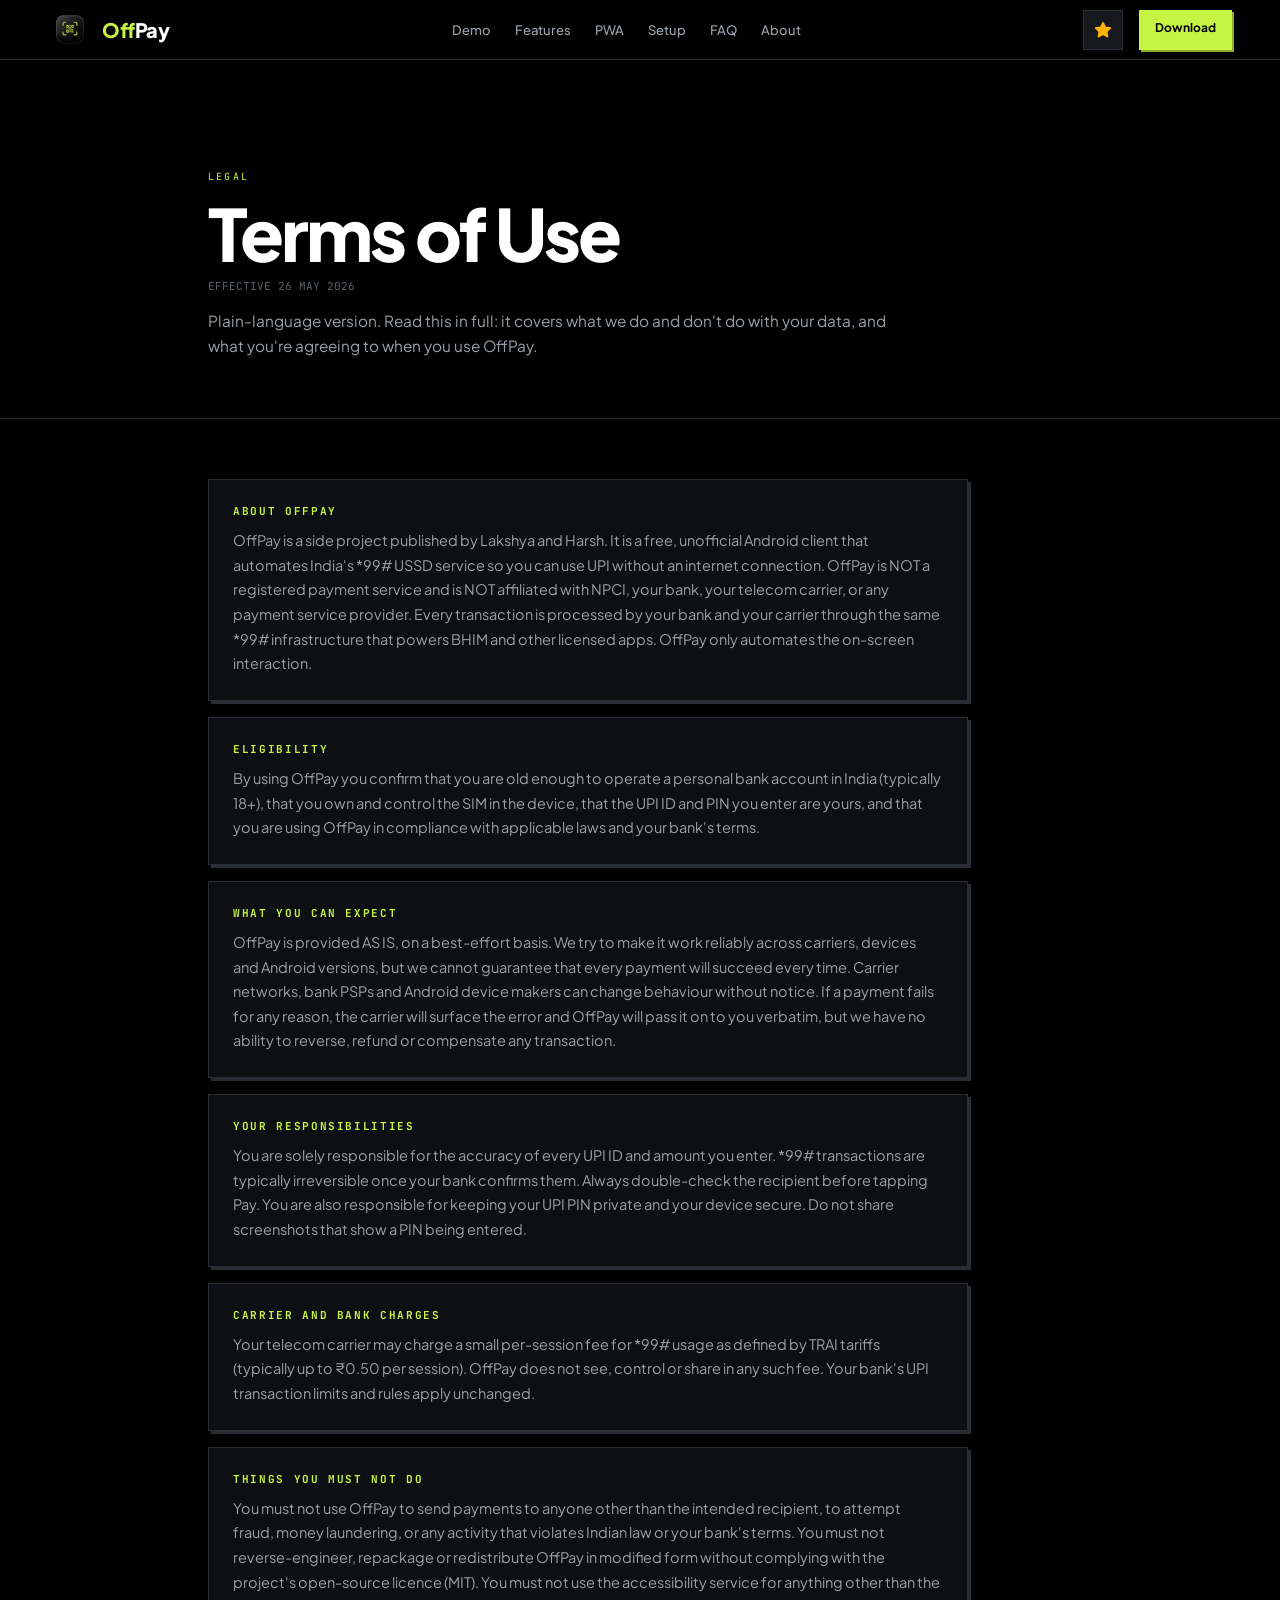
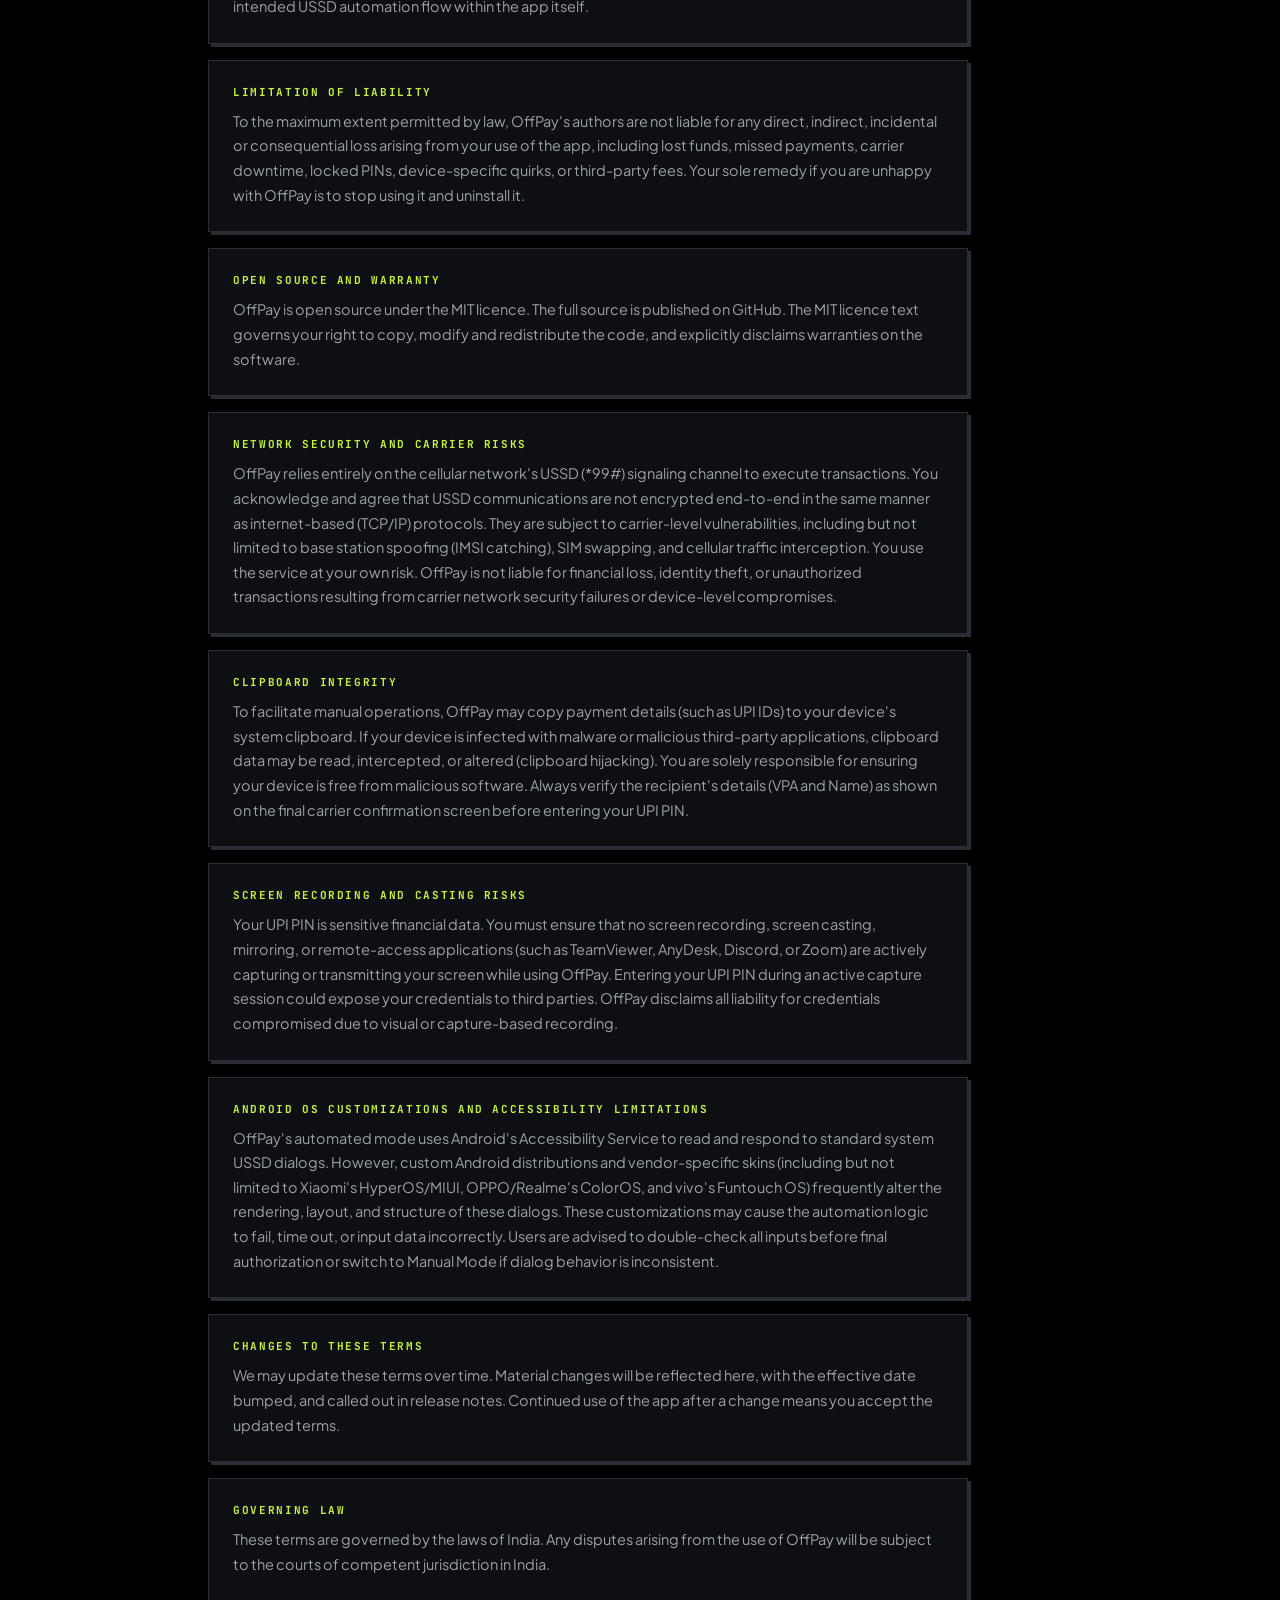
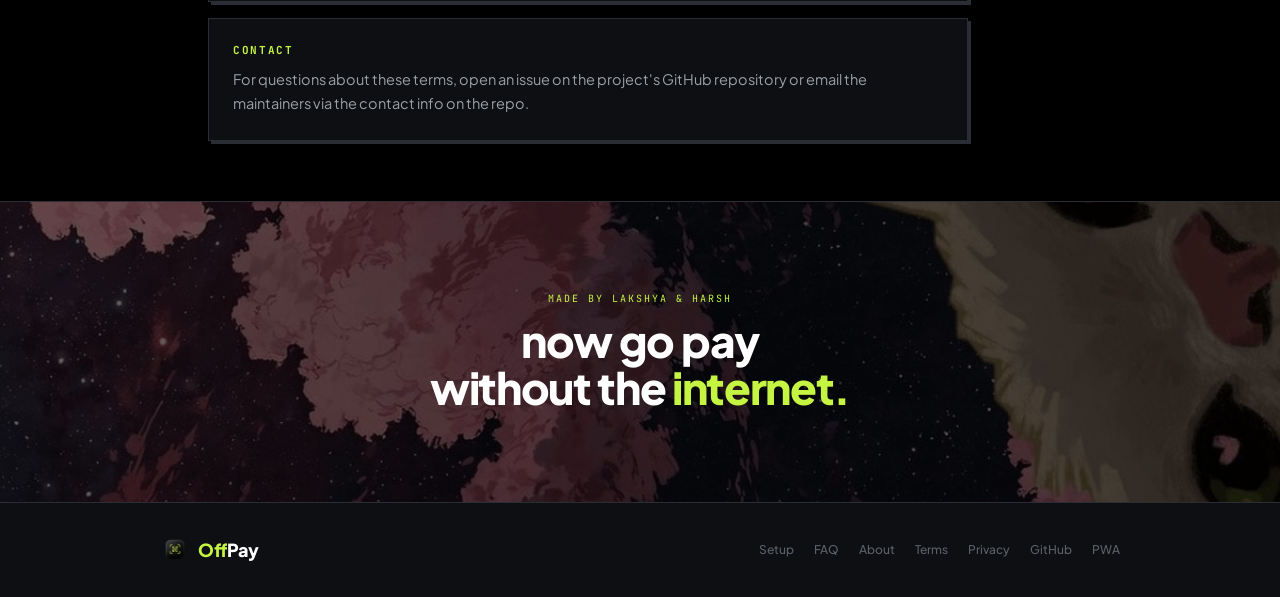
<file: website/terms.html>
<!doctype html>
<html lang="en">
<head>
  <meta charset="utf-8" />
  <meta name="viewport" content="width=device-width, initial-scale=1, viewport-fit=cover" />
  <title>Terms of Use | OffPay</title>
  <meta name="description" content="Read our terms of use. OffPay is a free, open-source project to use UPI without internet. Liability is disclaimed to the maximum extent permitted by law." />
  <meta name="theme-color" content="#000000" />
  <link rel="icon" type="image/png" href="assets/logos/icon.png" />

  <link rel="preconnect" href="https://fonts.googleapis.com" />
  <link rel="preconnect" href="https://fonts.gstatic.com" crossorigin />
  <link href="https://fonts.googleapis.com/css2?family=Plus+Jakarta+Sans:ital,wght@0,400;0,500;0,600;0,700;0,800;1,400&family=JetBrains+Mono:wght@400;500&display=swap" rel="stylesheet" />
  <style>
    :root {
      --black: #000000; --surface: #0E0F12; --surface-hi: #16181D;
      --border: #2A2D34; --border-s: #3A3E47;
      --text-1: #FFFFFF; --text-2: #9BA1A8; --text-3: #5A6068;
      --lime: #C5F542; --lime-dim: #8AAB2C;
      --mono: 'JetBrains Mono', monospace;
      --sans: 'Plus Jakarta Sans', system-ui, sans-serif;
      --max: 960px; --pad: clamp(16px, 4.5vw, 48px);
    }
    *, *::before, *::after { box-sizing: border-box; margin: 0; padding: 0; }
    html { overflow-x: hidden; width: 100%; scroll-behavior: smooth; }
    body { background: var(--black); color: var(--text-1); font-family: var(--sans); -webkit-font-smoothing: antialiased; overflow-x: hidden; width: 100%; position: relative; }
    img { display: block; max-width: 100%; }
    a { color: inherit; text-decoration: none; }
    ::selection { background: var(--lime); color: var(--black); }

    .w { max-width: var(--max); margin: 0 auto; padding: 0 var(--pad); }
    .divider { border: none; border-top: 1px solid var(--border); }
    .label { font-family: var(--mono); font-size: 10px; letter-spacing: 0.22em; color: var(--lime); text-transform: uppercase; display: block; margin-bottom: 14px; }
    .lime { color: var(--lime); }

    nav {
      position: sticky; top: 0; left: 0; right: 0; z-index: 200;
      display: flex; align-items: center; justify-content: space-between;
      padding: 0 var(--pad); height: 60px;
      height: calc(60px + env(safe-area-inset-top, 0px));
      padding-top: env(safe-area-inset-top, 0px);
      background: rgba(0,0,0,0.88); backdrop-filter: blur(20px); -webkit-backdrop-filter: blur(20px);
      border-bottom: 1px solid var(--border);
    }
    .nav-brand { display: flex; align-items: center; gap: 10px; font-size: 20px; font-weight: 800; letter-spacing: -0.02em; }
    .nav-brand img { width: 44px; height: 44px; }
    .nav-links { display: flex; gap: 24px; margin: 0 auto; font-size: 13px; font-weight: 500; color: var(--text-2); }
    .nav-links a:hover { color: var(--text-1); } .nav-links a.active { color: var(--lime); }
    .nav-dl { font-size: 12px; font-weight: 700; background: var(--lime); color: var(--black); padding: 10px 16px; min-height: 40px; box-shadow: 2px 2px 0 var(--lime-dim); transition: box-shadow 80ms, transform 80ms, opacity 180ms ease; -webkit-tap-highlight-color: transparent; touch-action: manipulation; }
    .nav-dl:hover { box-shadow: 3px 3px 0 var(--lime-dim); transform: translate(-1px,-1px); }

    .nav-star {
      display: flex;
      align-items: center;
      justify-content: center;
      width: 40px;
      height: 40px;
      border: 1px solid var(--border);
      background: var(--surface-hi);
      transition: border-color 150ms, background-color 150ms, transform 80ms;
      -webkit-tap-highlight-color: transparent;
      touch-action: manipulation;
    }
    .nav-star:hover {
      border-color: #ffb300;
      background: rgba(255,179,0,0.08);
      transform: translate(-1px, -1px);
      box-shadow: 2px 2px 0 rgba(255,179,0,0.2);
    }
    .nav-star:active {
      transform: translate(1px, 1px);
      box-shadow: none;
    }
    
    .nav-right {
      display: flex;
      align-items: center;
      gap: 16px;
    }
    .menu-toggle {
      display: none;
      flex-direction: column;
      justify-content: space-between;
      width: 22px;
      height: 14px;
      background: transparent;
      border: none;
      cursor: pointer;
      padding: 0;
      z-index: 210;
    }
    .menu-toggle .bar {
      width: 100%;
      height: 2px;
      background-color: var(--text-1);
      transition: all 0.2s ease-in-out;
    }
    .mobile-menu {
      position: fixed;
      top: calc(60px + env(safe-area-inset-top, 0px));
      left: 0;
      width: 100%;
      height: calc(100vh - (60px + env(safe-area-inset-top, 0px)));
      background: rgba(13,13,13,0.98);
      backdrop-filter: blur(20px);
      -webkit-backdrop-filter: blur(20px);
      z-index: 190;
      display: flex;
      flex-direction: column;
      padding: 40px var(--pad);
      transform: translateY(-100%);
      transition: transform 0.3s cubic-bezier(0.16, 1, 0.3, 1);
      border-bottom: 1px solid var(--border);
    }
    .mobile-menu.active {
      transform: translateY(0);
    }
    .mobile-menu-links {
      display: flex;
      flex-direction: column;
      gap: 28px;
    }
    .mobile-menu-links a {
      font-size: 24px;
      font-weight: 700;
      color: var(--text-2);
      letter-spacing: -0.02em;
      transition: color 0.2s ease;
    }
    .mobile-menu-links a:hover,
    .mobile-menu-links a.active {
      color: var(--lime);
    }
    @media (max-width: 768px) {
      .nav-links { display: none; }
      .menu-toggle { display: flex; }
      .menu-toggle.active .bar:nth-child(1) { transform: translateY(6px) rotate(45deg); }
      .menu-toggle.active .bar:nth-child(2) { opacity: 0; }
      .menu-toggle.active .bar:nth-child(3) { transform: translateY(-6px) rotate(-45deg); }
      .nav-dl {
        font-size: 11px;
        padding: 8px 12px;
        min-height: 34px;
      }
      body.menu-open .nav-dl {
        opacity: 0;
        pointer-events: none;
      }
      .foot-in {
        flex-direction: column;
        align-items: center;
        text-align: center;
        gap: 20px;
      }
      .foot-links {
        justify-content: center;
        gap: 16px 20px;
      }
    }

    /* Hero */
    .legal-hero { padding: clamp(60px, 10vw, 110px) 0 clamp(36px, 5vw, 60px); }
    .legal-hero h1 { font-size: clamp(32px, 7vw, 72px); font-weight: 800; letter-spacing: -0.04em; line-height: 1.0; color: var(--text-1); }
    .legal-hero .effective-date { font-family: var(--mono); font-size: 11px; color: var(--text-3); text-transform: uppercase; margin-top: 10px; display: block; }
    .legal-hero .intro { font-size: clamp(14px, 1.2vw, 16px); color: var(--text-2); line-height: 1.6; max-width: 65ch; margin-top: 16px; }

    /* Legal Content / Cards */
    .legal-wrap { padding: clamp(36px, 5vw, 60px) 0; }
    .legal-grid { display: flex; flex-direction: column; gap: 16px; max-width: 760px; }
    
    .legal-card {
      background: var(--surface);
      border: 1px solid var(--border);
      padding: 24px;
      box-shadow: 3px 3px 0 var(--border);
      transition: border-color 0.2s ease, box-shadow 0.2s ease;
    }
    .legal-card:hover {
      border-color: var(--lime);
      box-shadow: 3px 3px 0 rgba(197, 245, 66, 0.2);
    }
    .legal-card h3 {
      font-family: var(--mono);
      font-size: 11px;
      letter-spacing: 0.15em;
      color: var(--lime);
      text-transform: uppercase;
      margin-bottom: 10px;
    }
    .legal-card p {
      font-size: 14.5px;
      color: var(--text-2);
      line-height: 1.7;
    }
    .legal-card a {
      color: var(--lime);
      text-decoration: underline;
    }

    /* Cat */
    .cat { position: relative; overflow: hidden; border-top: 1px solid var(--border); }
    .cat-img { width: 100%; height: clamp(160px, 26vw, 300px); object-fit: cover; object-position: center 35%; filter: brightness(0.4); }
    .cat-copy { position: absolute; inset: 0; display: flex; flex-direction: column; align-items: center; justify-content: center; text-align: center; padding: var(--pad); }
    .cat-by { font-family: var(--mono); font-size: 10px; letter-spacing: 0.2em; color: var(--lime); margin-bottom: 12px; text-transform: uppercase; }
    .cat-line { font-size: clamp(22px, 4.5vw, 44px); font-weight: 800; letter-spacing: -0.03em; color: var(--text-1); line-height: 1.08; }

    /* Footer */
    footer { background: var(--surface); border-top: 1px solid var(--border); padding: 32px var(--pad); }
    .foot-in { max-width: var(--max); margin: 0 auto; display: flex; flex-wrap: wrap; align-items: center; justify-content: space-between; gap: 20px; }
    .foot-brand { display: flex; align-items: center; gap: 8px; font-size: 18px; font-weight: 800; letter-spacing: -0.02em; }
    .foot-brand img { width: 30px; height: 30px; }
    .foot-links { display: flex; flex-wrap: wrap; gap: 20px; font-size: 12px; color: var(--text-3); font-weight: 500; }
    .foot-links a:hover { color: var(--text-1); }
  </style>
</head>
<body>

<nav>
  <a href="index.html" class="nav-brand">
    <img src="assets/logos/icon.png" alt="OffPay" />
    <span><span class="lime">Off</span>Pay</span>
  </a>
  <div class="nav-links">
    <a href="index.html#demo">Demo</a>
    <a href="index.html#features">Features</a>
    <a href="index.html#pwa">PWA</a>
    <a href="setup.html">Setup</a>
    <a href="faq.html">FAQ</a>
    <a href="about.html">About</a>
  </div>
  <div class="nav-right">
    <a href="https://github.com/laksh-ya/offpayapp" target="_blank" rel="noopener" class="nav-star" aria-label="Star on GitHub">
      <svg width="18" height="18" viewBox="0 0 24 24" fill="none" stroke="currentColor" stroke-width="2" stroke-linecap="round" stroke-linejoin="round" style="color: #ffb300;"><polygon points="12 2 15.09 8.26 22 9.27 17 14.14 18.18 21.02 12 17.77 5.82 21.02 7 14.14 2 9.27 8.91 8.26 12 2" fill="currentColor"/></svg>
    </a>
    <a href="index.html#download" class="nav-dl">Download</a>
    <button class="menu-toggle" id="menu-toggle" aria-label="Toggle Menu">
      <span class="bar"></span>
      <span class="bar"></span>
      <span class="bar"></span>
    </button>
  </div>
</nav>

<!-- Mobile Menu Overlay -->
<div class="mobile-menu" id="mobile-menu">
  <div class="mobile-menu-links">
    <a href="index.html#demo">Demo</a>
    <a href="index.html#features">Features</a>
    <a href="index.html#pwa">PWA</a>
    <a href="setup.html">Setup</a>
    <a href="faq.html">FAQ</a>
    <a href="about.html">About</a>
  </div>
</div>

<section class="legal-hero">
  <div class="w">
    <span class="label">Legal</span>
    <h1>Terms of Use</h1>
    <span class="effective-date">Effective 26 May 2026</span>
    <p class="intro">Plain-language version. Read this in full: it covers what we do and don't do with your data, and what you're agreeing to when you use OffPay.</p>
  </div>
</section>

<hr class="divider" />

<div class="legal-wrap">
  <div class="w">
    <div class="legal-grid">
      
      <div class="legal-card">
        <h3>About OffPay</h3>
        <p>OffPay is a side project published by Lakshya and Harsh. It is a free, unofficial Android client that automates India's *99# USSD service so you can use UPI without an internet connection. OffPay is NOT a registered payment service and is NOT affiliated with NPCI, your bank, your telecom carrier, or any payment service provider. Every transaction is processed by your bank and your carrier through the same *99# infrastructure that powers BHIM and other licensed apps. OffPay only automates the on-screen interaction.</p>
      </div>

      <div class="legal-card">
        <h3>Eligibility</h3>
        <p>By using OffPay you confirm that you are old enough to operate a personal bank account in India (typically 18+), that you own and control the SIM in the device, that the UPI ID and PIN you enter are yours, and that you are using OffPay in compliance with applicable laws and your bank's terms.</p>
      </div>

      <div class="legal-card">
        <h3>What you can expect</h3>
        <p>OffPay is provided AS IS, on a best-effort basis. We try to make it work reliably across carriers, devices and Android versions, but we cannot guarantee that every payment will succeed every time. Carrier networks, bank PSPs and Android device makers can change behaviour without notice. If a payment fails for any reason, the carrier will surface the error and OffPay will pass it on to you verbatim, but we have no ability to reverse, refund or compensate any transaction.</p>
      </div>

      <div class="legal-card">
        <h3>Your responsibilities</h3>
        <p>You are solely responsible for the accuracy of every UPI ID and amount you enter. *99# transactions are typically irreversible once your bank confirms them. Always double-check the recipient before tapping Pay. You are also responsible for keeping your UPI PIN private and your device secure. Do not share screenshots that show a PIN being entered.</p>
      </div>

      <div class="legal-card">
        <h3>Carrier and bank charges</h3>
        <p>Your telecom carrier may charge a small per-session fee for *99# usage as defined by TRAI tariffs (typically up to ₹0.50 per session). OffPay does not see, control or share in any such fee. Your bank's UPI transaction limits and rules apply unchanged.</p>
      </div>

      <div class="legal-card">
        <h3>Things you must not do</h3>
        <p>You must not use OffPay to send payments to anyone other than the intended recipient, to attempt fraud, money laundering, or any activity that violates Indian law or your bank's terms. You must not reverse-engineer, repackage or redistribute OffPay in modified form without complying with the project's open-source licence (MIT). You must not use the accessibility service for anything other than the intended USSD automation flow within the app itself.</p>
      </div>

      <div class="legal-card">
        <h3>Limitation of liability</h3>
        <p>To the maximum extent permitted by law, OffPay's authors are not liable for any direct, indirect, incidental or consequential loss arising from your use of the app, including lost funds, missed payments, carrier downtime, locked PINs, device-specific quirks, or third-party fees. Your sole remedy if you are unhappy with OffPay is to stop using it and uninstall it.</p>
      </div>

      <div class="legal-card">
        <h3>Open source and warranty</h3>
        <p>OffPay is open source under the MIT licence. The full source is published on GitHub. The MIT licence text governs your right to copy, modify and redistribute the code, and explicitly disclaims warranties on the software.</p>
      </div>

      <div class="legal-card">
        <h3>Network Security and Carrier Risks</h3>
        <p>OffPay relies entirely on the cellular network's USSD (*99#) signaling channel to execute transactions. You acknowledge and agree that USSD communications are not encrypted end-to-end in the same manner as internet-based (TCP/IP) protocols. They are subject to carrier-level vulnerabilities, including but not limited to base station spoofing (IMSI catching), SIM swapping, and cellular traffic interception. You use the service at your own risk. OffPay is not liable for financial loss, identity theft, or unauthorized transactions resulting from carrier network security failures or device-level compromises.</p>
      </div>

      <div class="legal-card">
        <h3>Clipboard Integrity</h3>
        <p>To facilitate manual operations, OffPay may copy payment details (such as UPI IDs) to your device's system clipboard. If your device is infected with malware or malicious third-party applications, clipboard data may be read, intercepted, or altered (clipboard hijacking). You are solely responsible for ensuring your device is free from malicious software. Always verify the recipient's details (VPA and Name) as shown on the final carrier confirmation screen before entering your UPI PIN.</p>
      </div>

      <div class="legal-card">
        <h3>Screen Recording and Casting Risks</h3>
        <p>Your UPI PIN is sensitive financial data. You must ensure that no screen recording, screen casting, mirroring, or remote-access applications (such as TeamViewer, AnyDesk, Discord, or Zoom) are actively capturing or transmitting your screen while using OffPay. Entering your UPI PIN during an active capture session could expose your credentials to third parties. OffPay disclaims all liability for credentials compromised due to visual or capture-based recording.</p>
      </div>

      <div class="legal-card">
        <h3>Android OS Customizations and Accessibility Limitations</h3>
        <p>OffPay's automated mode uses Android's Accessibility Service to read and respond to standard system USSD dialogs. However, custom Android distributions and vendor-specific skins (including but not limited to Xiaomi's HyperOS/MIUI, OPPO/Realme's ColorOS, and vivo's Funtouch OS) frequently alter the rendering, layout, and structure of these dialogs. These customizations may cause the automation logic to fail, time out, or input data incorrectly. Users are advised to double-check all inputs before final authorization or switch to Manual Mode if dialog behavior is inconsistent.</p>
      </div>

      <div class="legal-card">
        <h3>Changes to these terms</h3>
        <p>We may update these terms over time. Material changes will be reflected here, with the effective date bumped, and called out in release notes. Continued use of the app after a change means you accept the updated terms.</p>
      </div>

      <div class="legal-card">
        <h3>Governing law</h3>
        <p>These terms are governed by the laws of India. Any disputes arising from the use of OffPay will be subject to the courts of competent jurisdiction in India.</p>
      </div>

      <div class="legal-card">
        <h3>Contact</h3>
        <p>For questions about these terms, open an issue on the project's GitHub repository or email the maintainers via the contact info on the repo.</p>
      </div>

    </div>
  </div>
</div>

<div class="cat" aria-hidden="true">
  <img class="cat-img" src="assets/cat_aesthetic.png" alt="" loading="lazy" />
  <div class="cat-copy">
    <div class="cat-by">Made by Lakshya &amp; Harsh</div>
    <div class="cat-line">now go pay<br/>without the <span class="lime">internet.</span></div>
  </div>
</div>

<footer>
  <div class="foot-in">
    <a href="index.html" class="foot-brand">
      <img src="assets/logos/icon.png" alt="" />
      <span><span class="lime">Off</span>Pay</span>
    </a>
    <div class="foot-links">
      <a href="setup.html">Setup</a>
      <a href="faq.html">FAQ</a>
      <a href="about.html">About</a>
      <a href="terms.html">Terms</a>
      <a href="privacy.html">Privacy</a>
      <a href="https://github.com/Laksh-ya/OffPayApp" target="_blank" rel="noopener">GitHub</a>
      <a href="https://offpay.vercel.app/" target="_blank" rel="noopener">PWA</a>
    </div>
  </div>
</footer>

<script>
  // Mobile menu toggle logic
  const menuToggle = document.getElementById('menu-toggle');
  const mobileMenu = document.getElementById('mobile-menu');
  if (menuToggle && mobileMenu) {
    menuToggle.addEventListener('click', () => {
      menuToggle.classList.toggle('active');
      mobileMenu.classList.toggle('active');
      const isActive = mobileMenu.classList.contains('active');
      document.body.style.overflow = isActive ? 'hidden' : '';
      if (isActive) {
        document.body.classList.add('menu-open');
      } else {
        document.body.classList.remove('menu-open');
      }
    });
    mobileMenu.querySelectorAll('a').forEach(link => {
      link.addEventListener('click', () => {
        menuToggle.classList.remove('active');
        mobileMenu.classList.remove('active');
        document.body.classList.remove('menu-open');
        document.body.style.overflow = '';
      });
    });
  }
</script>
</body>
</html>
</file>
